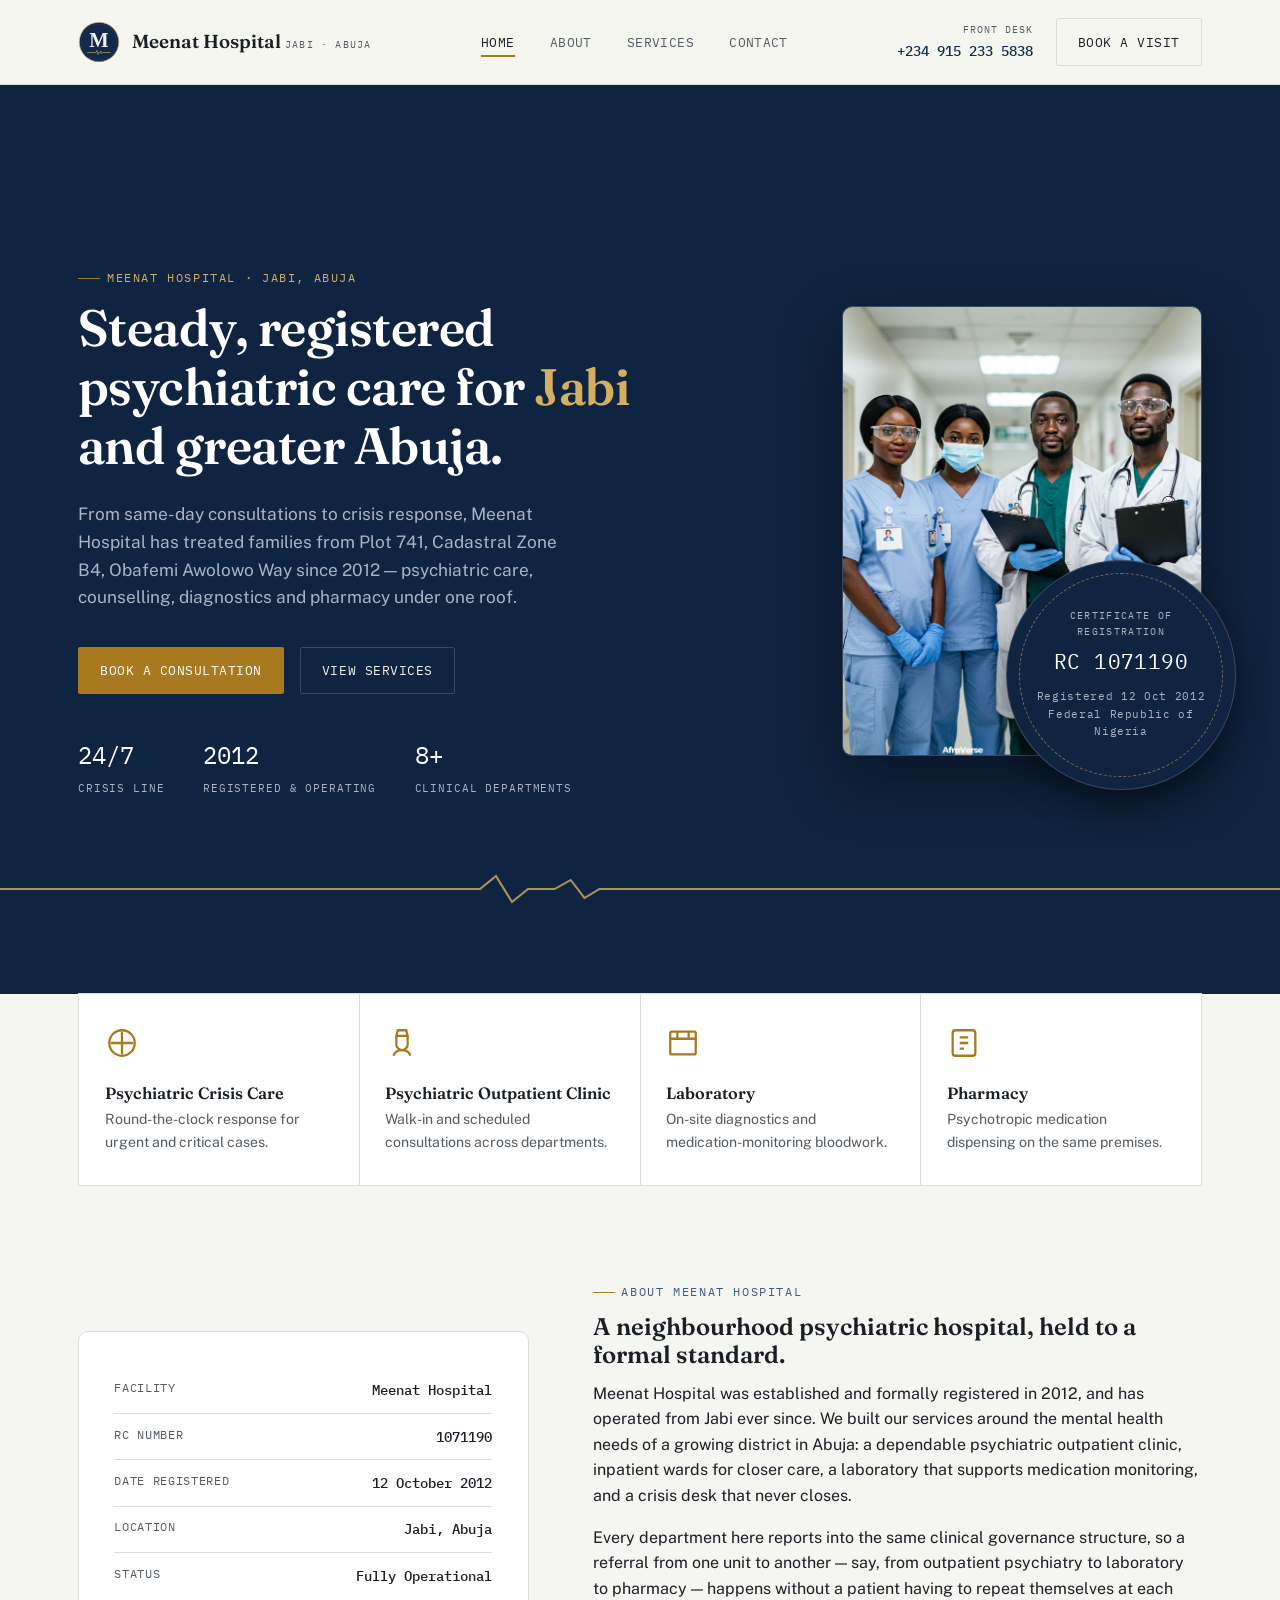
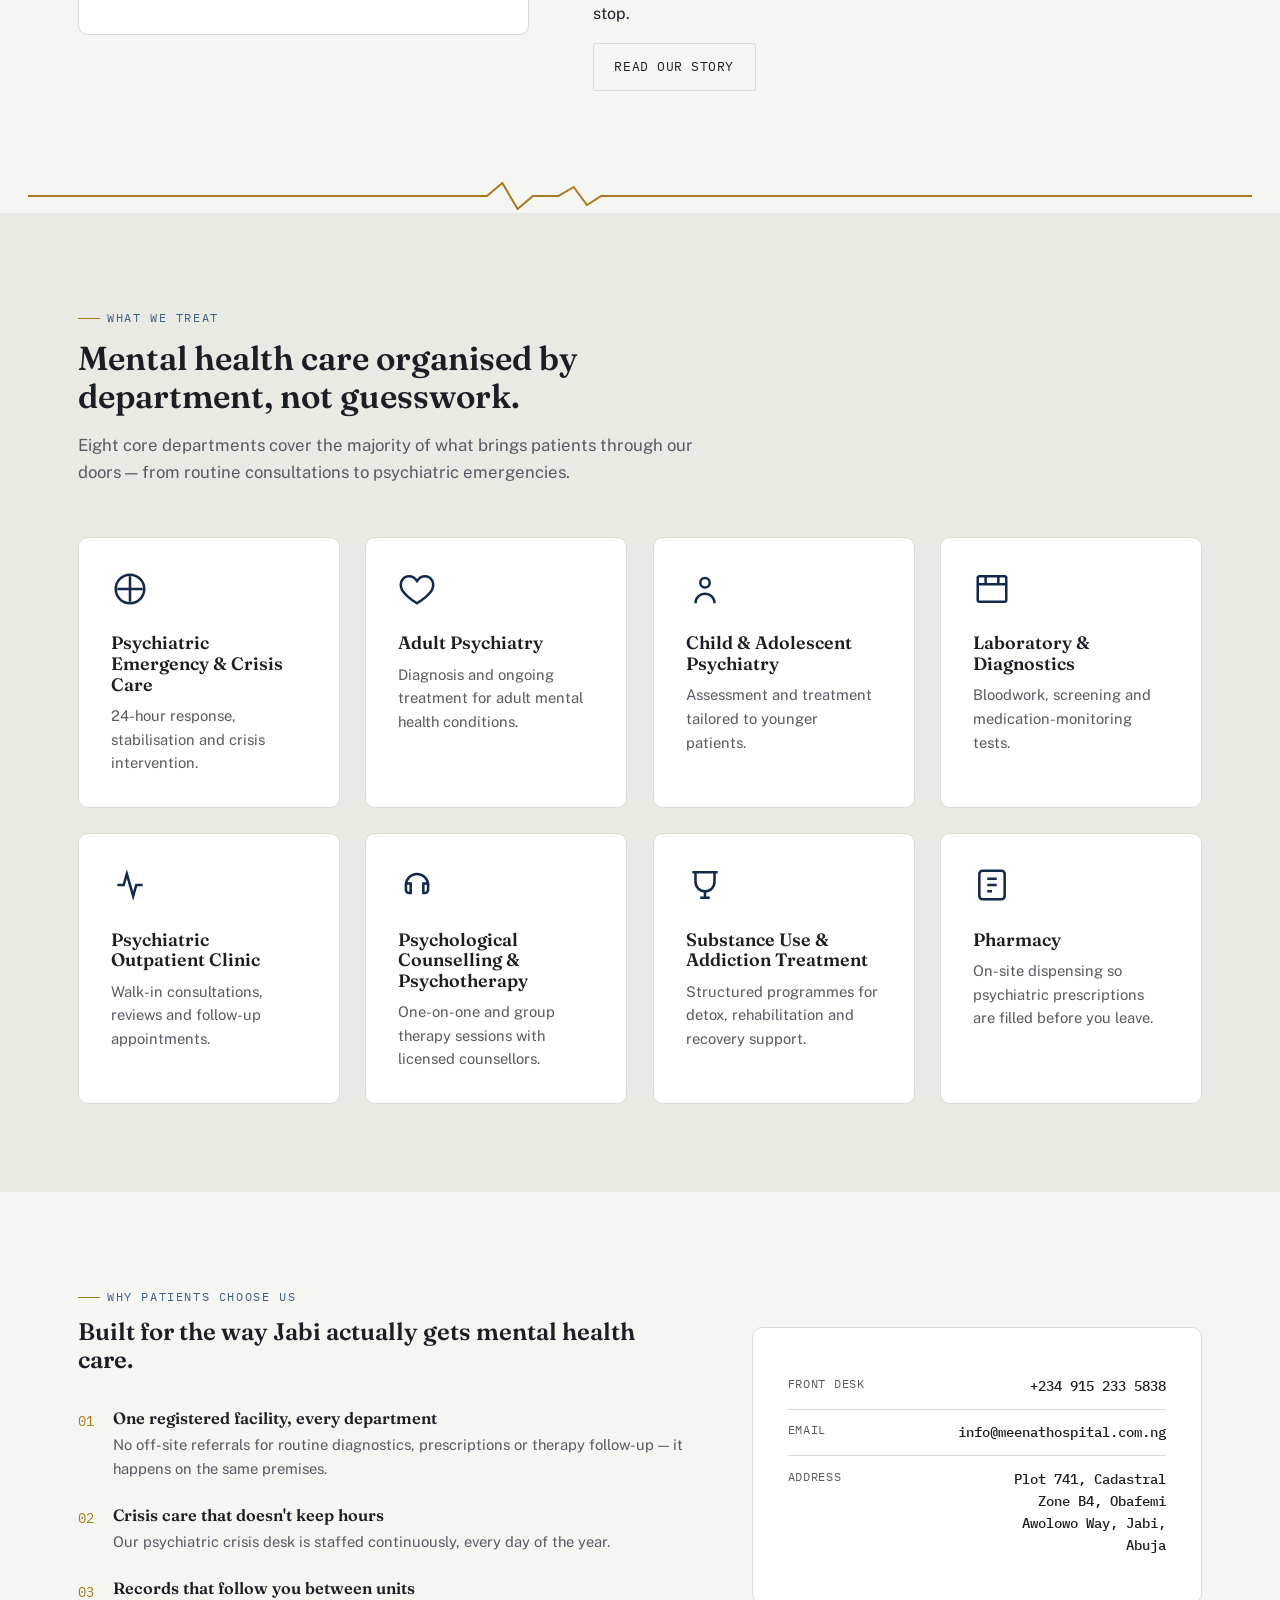
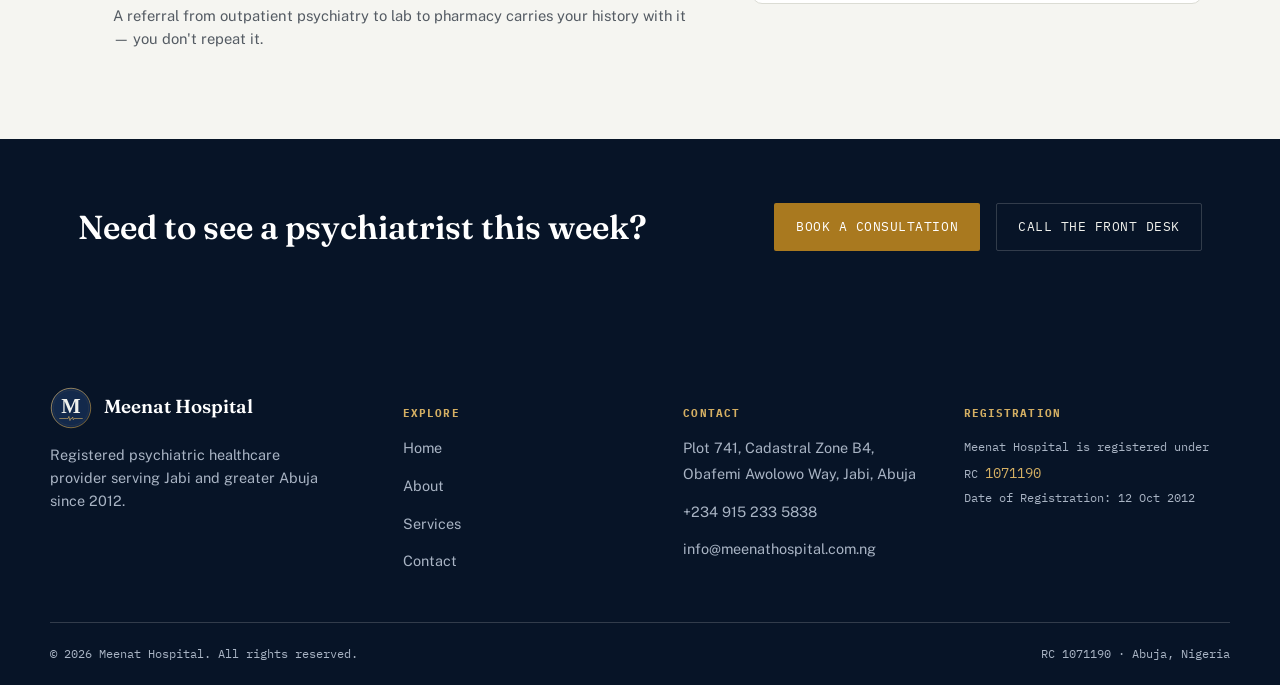
<file: index.html>
<!DOCTYPE html>
<html lang="en">
<head>
<meta charset="UTF-8">
<meta name="viewport" content="width=device-width, initial-scale=1.0">
<title>Meenat Hospital — Psychiatric &amp; Mental Health Care in Jabi, Abuja</title>
<meta name="description" content="Meenat Hospital (RC 1071190) provides psychiatric, counselling and mental health care from Plot 741, Cadastral Zone B4, Obafemi Awolowo Way, Jabi, Abuja.">
<link rel="preconnect" href="https://fonts.googleapis.com">
<link rel="preconnect" href="https://fonts.gstatic.com" crossorigin>
<link href="https://fonts.googleapis.com/css2?family=Fraunces:opsz,wght@9..144,500;9..144,600;9..144,700&family=Public+Sans:wght@400;500;600&family=IBM+Plex+Mono:wght@400;500&display=swap" rel="stylesheet">
<link rel="icon" type="image/svg+xml" href="assets/favicon.svg">
<link rel="stylesheet" href="css/style.css">
</head>
<body>

<!-- ============ HEADER ============ -->
<header class="site-header">
  <div class="container">
    <a href="index.html" class="brand">
      <img src="assets/logo-mark.svg" alt="Meenat Hospital emblem" class="brand-mark">
      <span class="brand-text">
        <span class="brand-name">Meenat Hospital</span>
        <span class="brand-sub">Jabi · Abuja</span>
      </span>
    </a>
    <nav class="main-nav" id="main-nav">
      <ul>
        <li><a href="index.html" aria-current="page">Home</a></li>
        <li><a href="about.html">About</a></li>
        <li><a href="services.html">Services</a></li>
        <li><a href="contact.html">Contact</a></li>
      </ul>
    </nav>
    <div class="header-actions">
      <div class="header-phone">
        <span class="label">Front Desk</span>
        <!-- PLACEHOLDER phone — replace with your real line -->
        <span class="value">+234 915 233 5838</span>
      </div>
      <a href="contact.html" class="btn btn-outline light">Book a Visit</a>
      <button class="nav-toggle" aria-label="Toggle menu" aria-expanded="false" aria-controls="main-nav">
        <span></span><span></span><span></span>
      </button>
    </div>
  </div>
</header>

<!-- ============ HERO ============ -->
<section class="hero">
  <div class="container">
    <div class="hero-copy">
      <span class="eyebrow on-deep">Meenat Hospital · Jabi, Abuja</span>
      <h1>Steady, registered psychiatric care for <em>Jabi</em> and greater Abuja.</h1>
      <p class="hero-lede">From same-day consultations to crisis response, Meenat Hospital has treated families from Plot 741, Cadastral Zone B4, Obafemi Awolowo Way since 2012 — psychiatric care, counselling, diagnostics and pharmacy under one roof.</p>
      <div class="hero-actions">
        <a href="contact.html" class="btn btn-primary">Book a Consultation</a>
        <a href="services.html" class="btn btn-outline">View Services</a>
      </div>
      <div class="hero-meta">
        <div><span class="n">24/7</span><span class="l">Crisis Line</span></div>
        <div><span class="n">2012</span><span class="l">Registered &amp; Operating</span></div>
        <div><span class="n">8+</span><span class="l">Clinical Departments</span></div>
      </div>
    </div>
    <div class="hero-illustration">
      <div class="hero-photo-frame">
        <img src="assets/images/clinical-team.jpg" alt="Meenat Hospital clinical team in the hallway">
      </div>
      <div class="seal">
        <div class="seal-inner">
          <span class="top">Certificate of Registration</span>
          <span class="rc">RC 1071190</span>
          <span class="rule"></span>
          <span class="date">Registered 12 Oct 2012<br>Federal Republic of Nigeria</span>
        </div>
      </div>
    </div>
  </div>
  <div class="ecg-divider on-deep">
    <svg viewBox="0 0 1200 34" preserveAspectRatio="none"><path d="M0 17 H420 L450 17 L465 4 L480 30 L495 17 L520 17 L535 8 L548 26 L562 17 H1200" fill="none" stroke="currentColor" stroke-width="2"/></svg>
  </div>
</section>

<!-- ============ QUICK SERVICES STRIP ============ -->
<section style="padding:0;">
  <div class="container" style="padding-top:0;padding-bottom:0;">
    <div class="strip" style="transform:translateY(-1px);">
      <div class="strip-item">
        <svg class="ic" viewBox="0 0 24 24" fill="none" stroke="currentColor" stroke-width="1.6"><path d="M12 4v16M4 12h16"/><circle cx="12" cy="12" r="9"/></svg>
        <h4>Psychiatric Crisis Care</h4>
        <p>Round-the-clock response for urgent and critical cases.</p>
      </div>
      <div class="strip-item">
        <svg class="ic" viewBox="0 0 24 24" fill="none" stroke="currentColor" stroke-width="1.6"><path d="M9 3h6l1 4H8l1-4Z"/><path d="M8 7v6a4 4 0 0 0 8 0V7"/><path d="M6 21c1-3 3-4 6-4s5 1 6 4"/></svg>
        <h4>Psychiatric Outpatient Clinic</h4>
        <p>Walk-in and scheduled consultations across departments.</p>
      </div>
      <div class="strip-item">
        <svg class="ic" viewBox="0 0 24 24" fill="none" stroke="currentColor" stroke-width="1.6"><rect x="3" y="4" width="18" height="16" rx="1"/><path d="M3 9h18M8 4v5M16 4v5"/></svg>
        <h4>Laboratory</h4>
        <p>On-site diagnostics and medication-monitoring bloodwork.</p>
      </div>
      <div class="strip-item">
        <svg class="ic" viewBox="0 0 24 24" fill="none" stroke="currentColor" stroke-width="1.6"><rect x="4" y="3" width="16" height="18" rx="2"/><path d="M9 8h6M9 12h6M9 16h3"/></svg>
        <h4>Pharmacy</h4>
        <p>Psychotropic medication dispensing on the same premises.</p>
      </div>
    </div>
  </div>
</section>

<!-- ============ ABOUT PREVIEW ============ -->
<section>
  <div class="container split">
    <div class="split-visual">
      <div class="plaque">
        <div class="row"><span class="k">Facility</span><span class="v">Meenat Hospital</span></div>
        <div class="row"><span class="k">RC Number</span><span class="v">1071190</span></div>
        <div class="row"><span class="k">Date Registered</span><span class="v">12 October 2012</span></div>
        <div class="row"><span class="k">Location</span><span class="v">Jabi, Abuja</span></div>
        <div class="row"><span class="k">Status</span><span class="v">Fully Operational</span></div>
      </div>
    </div>
    <div class="split-content">
      <span class="eyebrow">About Meenat Hospital</span>
      <h2>A neighbourhood psychiatric hospital, held to a formal standard.</h2>
      <p>Meenat Hospital was established and formally registered in 2012, and has operated from Jabi ever since. We built our services around the mental health needs of a growing district in Abuja: a dependable psychiatric outpatient clinic, inpatient wards for closer care, a laboratory that supports medication monitoring, and a crisis desk that never closes.</p>
      <p>Every department here reports into the same clinical governance structure, so a referral from one unit to another — say, from outpatient psychiatry to laboratory to pharmacy — happens without a patient having to repeat themselves at each stop.</p>
      <a href="about.html" class="btn btn-outline light">Read Our Story</a>
    </div>
  </div>
</section>

<div class="ecg-divider" style="padding:0 28px;"><svg viewBox="0 0 1200 34" preserveAspectRatio="none"><path d="M0 17 H420 L450 17 L465 4 L480 30 L495 17 L520 17 L535 8 L548 26 L562 17 H1200" fill="none" stroke="currentColor" stroke-width="2"/></svg></div>

<!-- ============ SERVICES GRID ============ -->
<section class="section-alt">
  <div class="container">
    <div class="section-head">
      <span class="eyebrow">What We Treat</span>
      <h2>Mental health care organised by department, not guesswork.</h2>
      <p>Eight core departments cover the majority of what brings patients through our doors — from routine consultations to psychiatric emergencies.</p>
    </div>
    <div class="grid grid-4">
      <div class="card">
        <svg class="ic" viewBox="0 0 24 24" fill="none" stroke="currentColor" stroke-width="1.6"><path d="M12 4v16M4 12h16"/><circle cx="12" cy="12" r="9"/></svg>
        <h3>Psychiatric Emergency &amp; Crisis Care</h3>
        <p>24-hour response, stabilisation and crisis intervention.</p>
      </div>
      <div class="card">
        <svg class="ic" viewBox="0 0 24 24" fill="none" stroke="currentColor" stroke-width="1.6"><path d="M12 21s-7-4.35-9.5-8.5C.5 8 3 4 7 4c2 0 4 1.5 5 3 1-1.5 3-3 5-3 4 0 6.5 4 4.5 8.5C19 16.65 12 21 12 21Z"/></svg>
        <h3>Adult Psychiatry</h3>
        <p>Diagnosis and ongoing treatment for adult mental health conditions.</p>
      </div>
      <div class="card">
        <svg class="ic" viewBox="0 0 24 24" fill="none" stroke="currentColor" stroke-width="1.6"><circle cx="12" cy="8" r="3"/><path d="M6 21c0-3.5 2.7-6 6-6s6 2.5 6 6"/></svg>
        <h3>Child &amp; Adolescent Psychiatry</h3>
        <p>Assessment and treatment tailored to younger patients.</p>
      </div>
      <div class="card">
        <svg class="ic" viewBox="0 0 24 24" fill="none" stroke="currentColor" stroke-width="1.6"><rect x="3" y="4" width="18" height="16" rx="1"/><path d="M3 9h18M8 4v5M16 4v5"/></svg>
        <h3>Laboratory &amp; Diagnostics</h3>
        <p>Bloodwork, screening and medication-monitoring tests.</p>
      </div>
      <div class="card">
        <svg class="ic" viewBox="0 0 24 24" fill="none" stroke="currentColor" stroke-width="1.6"><path d="M4 12h4l2-7 4 14 2-7h4"/></svg>
        <h3>Psychiatric Outpatient Clinic</h3>
        <p>Walk-in consultations, reviews and follow-up appointments.</p>
      </div>
      <div class="card">
        <svg class="ic" viewBox="0 0 24 24" fill="none" stroke="currentColor" stroke-width="1.6"><path d="M5 12a7 7 0 0 1 14 0M5 12v3a2 2 0 0 0 2 2h1v-6H6a1 1 0 0 0-1 1Z"/><path d="M19 12v3a2 2 0 0 1-2 2h-1v-6h2a1 1 0 0 1 1 1Z"/></svg>
        <h3>Psychological Counselling &amp; Psychotherapy</h3>
        <p>One-on-one and group therapy sessions with licensed counsellors.</p>
      </div>
      <div class="card">
        <svg class="ic" viewBox="0 0 24 24" fill="none" stroke="currentColor" stroke-width="1.6"><path d="M4 4h16M6 4v6a6 6 0 0 0 12 0V4M9 20h6M12 16v4"/></svg>
        <h3>Substance Use &amp; Addiction Treatment</h3>
        <p>Structured programmes for detox, rehabilitation and recovery support.</p>
      </div>
      <div class="card">
        <svg class="ic" viewBox="0 0 24 24" fill="none" stroke="currentColor" stroke-width="1.6"><rect x="4" y="3" width="16" height="18" rx="2"/><path d="M9 8h6M9 12h6M9 16h3"/></svg>
        <h3>Pharmacy</h3>
        <p>On-site dispensing so psychiatric prescriptions are filled before you leave.</p>
      </div>
    </div>
  </div>
</section>

<!-- ============ WHY / VALUES ============ -->
<section>
  <div class="container split reverse">
    <div class="split-content">
      <span class="eyebrow">Why Patients Choose Us</span>
      <h2>Built for the way Jabi actually gets mental health care.</h2>
      <div class="grid" style="margin-top:2.2rem; gap:1.6rem;">
        <div class="value">
          <span class="num">01</span>
          <div><h4>One registered facility, every department</h4><p>No off-site referrals for routine diagnostics, prescriptions or therapy follow-up — it happens on the same premises.</p></div>
        </div>
        <div class="value">
          <span class="num">02</span>
          <div><h4>Crisis care that doesn't keep hours</h4><p>Our psychiatric crisis desk is staffed continuously, every day of the year.</p></div>
        </div>
        <div class="value">
          <span class="num">03</span>
          <div><h4>Records that follow you between units</h4><p>A referral from outpatient psychiatry to lab to pharmacy carries your history with it — you don't repeat it.</p></div>
        </div>
      </div>
    </div>
    <div class="split-visual">
      <div class="plaque">
        <div class="row"><span class="k">Front Desk</span><span class="v">+234 915 233 5838</span></div>
        <div class="row"><span class="k">Email</span><span class="v">info@meenathospital.com.ng</span></div>
        <div class="row"><span class="k">Address</span><span class="v" style="max-width:190px;">Plot 741, Cadastral Zone B4, Obafemi Awolowo Way, Jabi, Abuja</span></div>
      </div>
    </div>
  </div>
</section>

<!-- ============ CTA BAND ============ -->
<section class="cta-band" style="padding:0;">
  <div class="container">
    <h2>Need to see a psychiatrist this week?</h2>
    <div class="cta-band-actions">
      <a href="contact.html" class="btn btn-primary">Book a Consultation</a>
      <a href="tel:+2349152335838" class="btn btn-outline">Call the Front Desk</a>
    </div>
  </div>
</section>

<!-- ============ FOOTER ============ -->
<footer class="site-footer">
  <div class="container footer-top">
    <div class="footer-brand">
      <a href="index.html" class="brand"><img src="assets/logo-mark.svg" alt="Meenat Hospital emblem" class="brand-mark"><span class="brand-text"><span class="brand-name">Meenat Hospital</span></span></a>
      <p>Registered psychiatric healthcare provider serving Jabi and greater Abuja since 2012.</p>
    </div>
    <div class="footer-col">
      <h5>Explore</h5>
      <ul>
        <li><a href="index.html">Home</a></li>
        <li><a href="about.html">About</a></li>
        <li><a href="services.html">Services</a></li>
        <li><a href="contact.html">Contact</a></li>
      </ul>
    </div>
    <div class="footer-col">
      <h5>Contact</h5>
      <ul>
        <li><span>Plot 741, Cadastral Zone B4,<br>Obafemi Awolowo Way, Jabi, Abuja</span></li>
        <li><a href="tel:+2349152335838">+234 915 233 5838</a></li>
        <li><a href="mailto:info@meenathospital.com.ng">info@meenathospital.com.ng</a></li>
      </ul>
    </div>
    <div class="footer-col">
      <h5>Registration</h5>
      <p class="footer-seal">Meenat Hospital is registered under<br>RC <span class="rc">1071190</span><br>Date of Registration: 12 Oct 2012</p>
    </div>
  </div>
  <div class="container footer-bottom">
    <span>© 2026 Meenat Hospital. All rights reserved.</span>
    <span>RC 1071190 · Abuja, Nigeria</span>
  </div>
</footer>

<script src="js/main.js"></script>
</body>
</html>
</file>
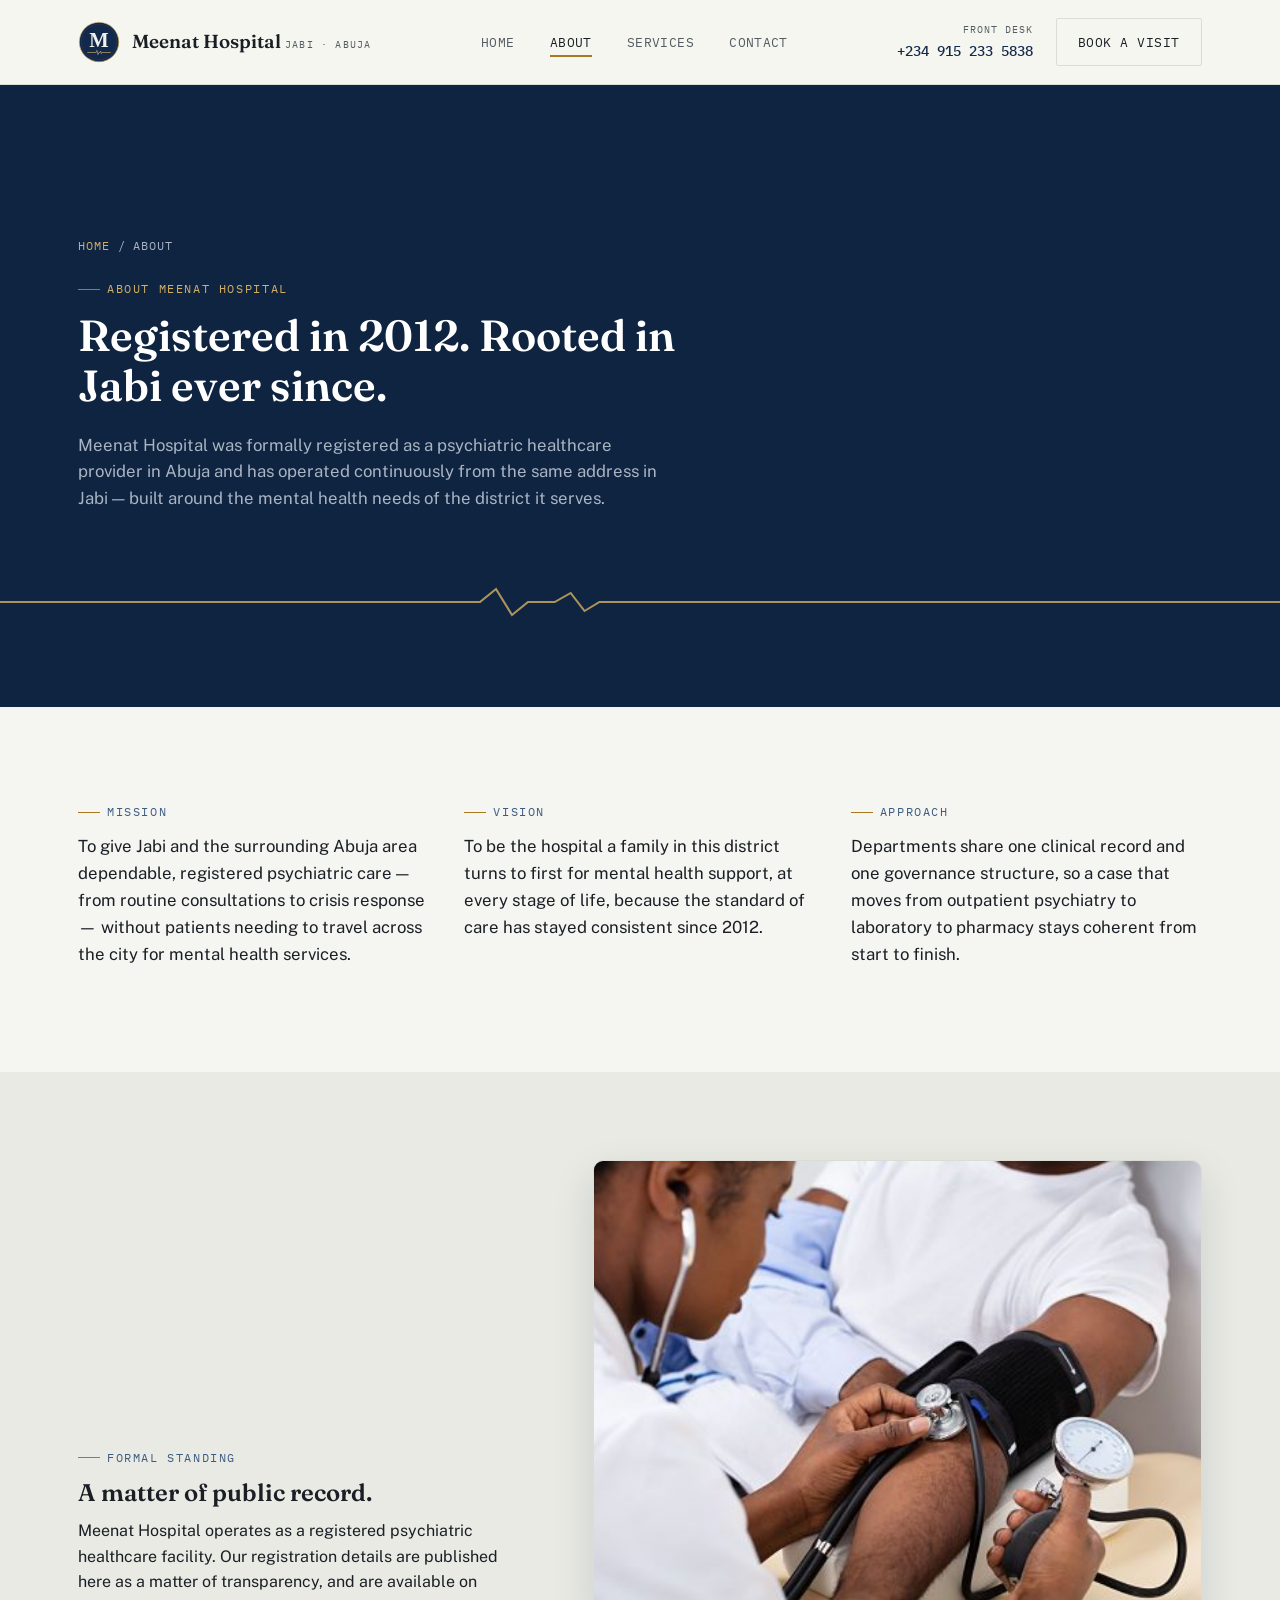
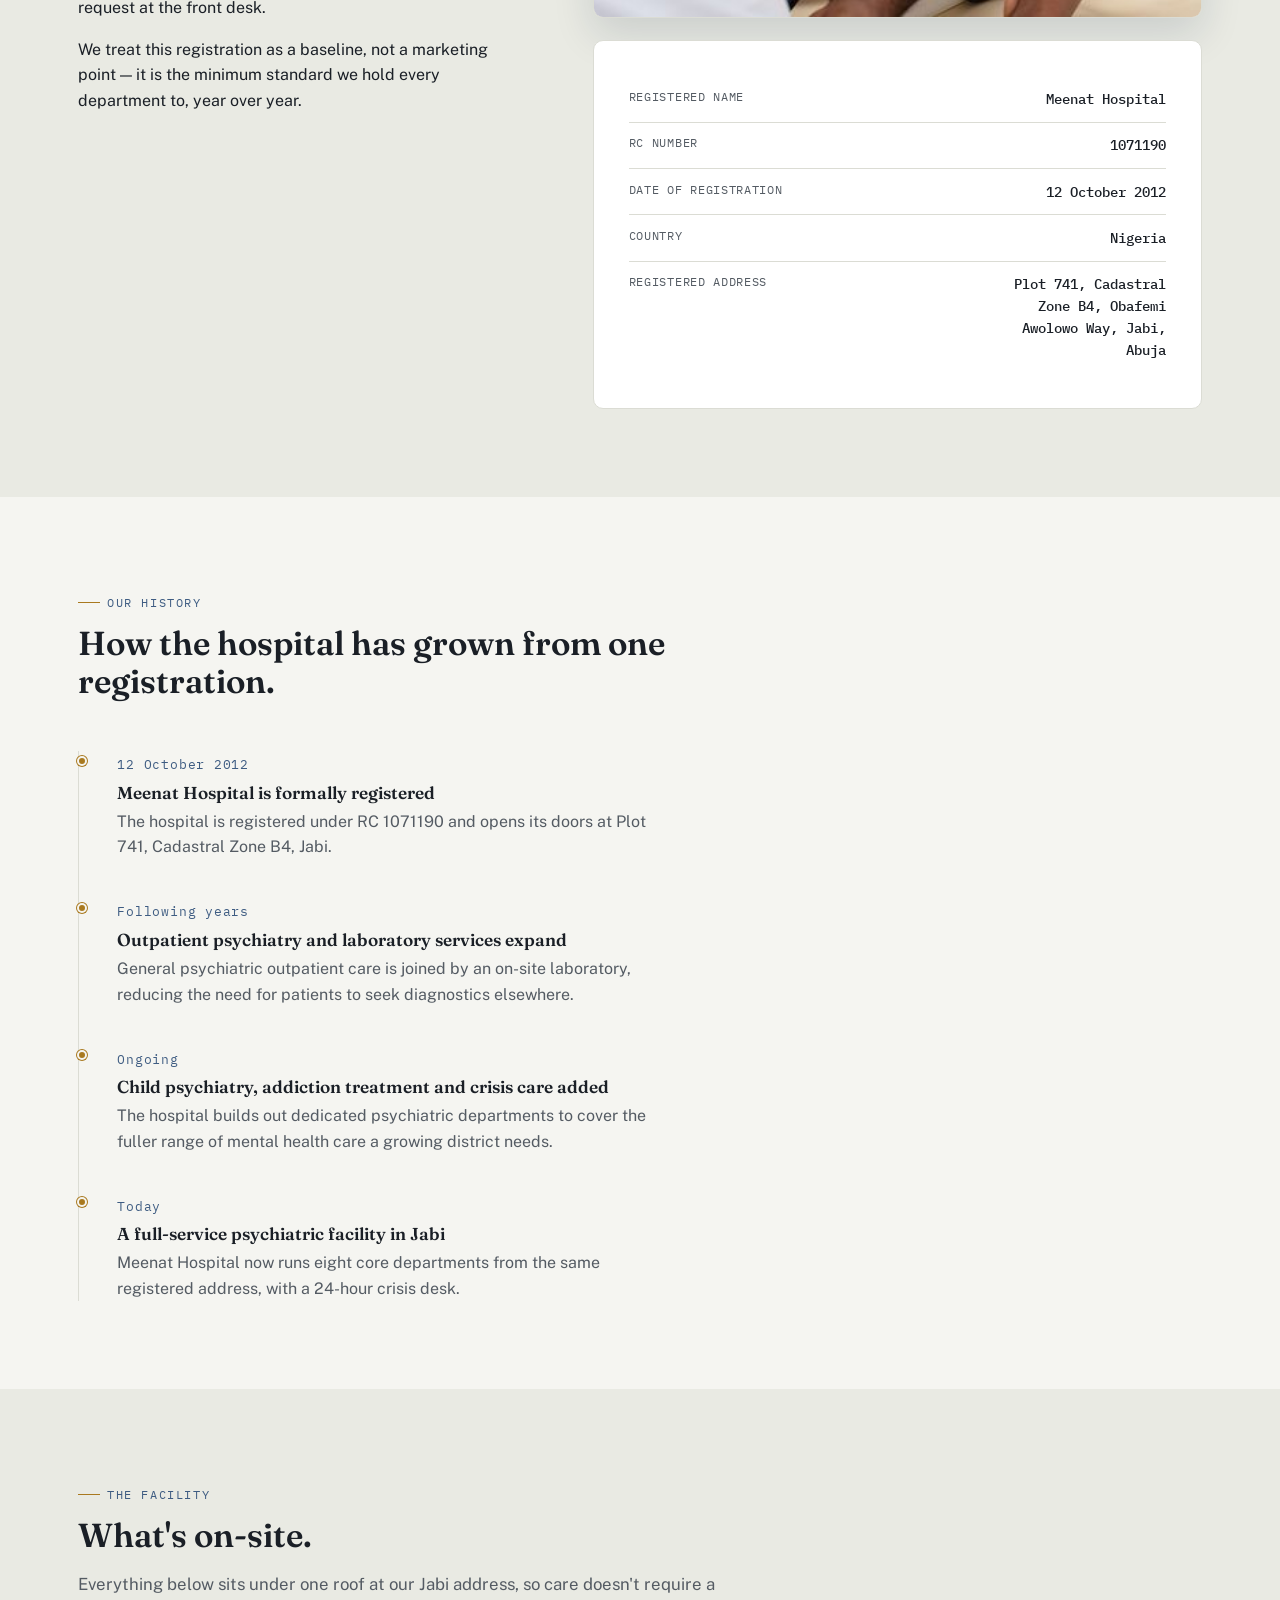
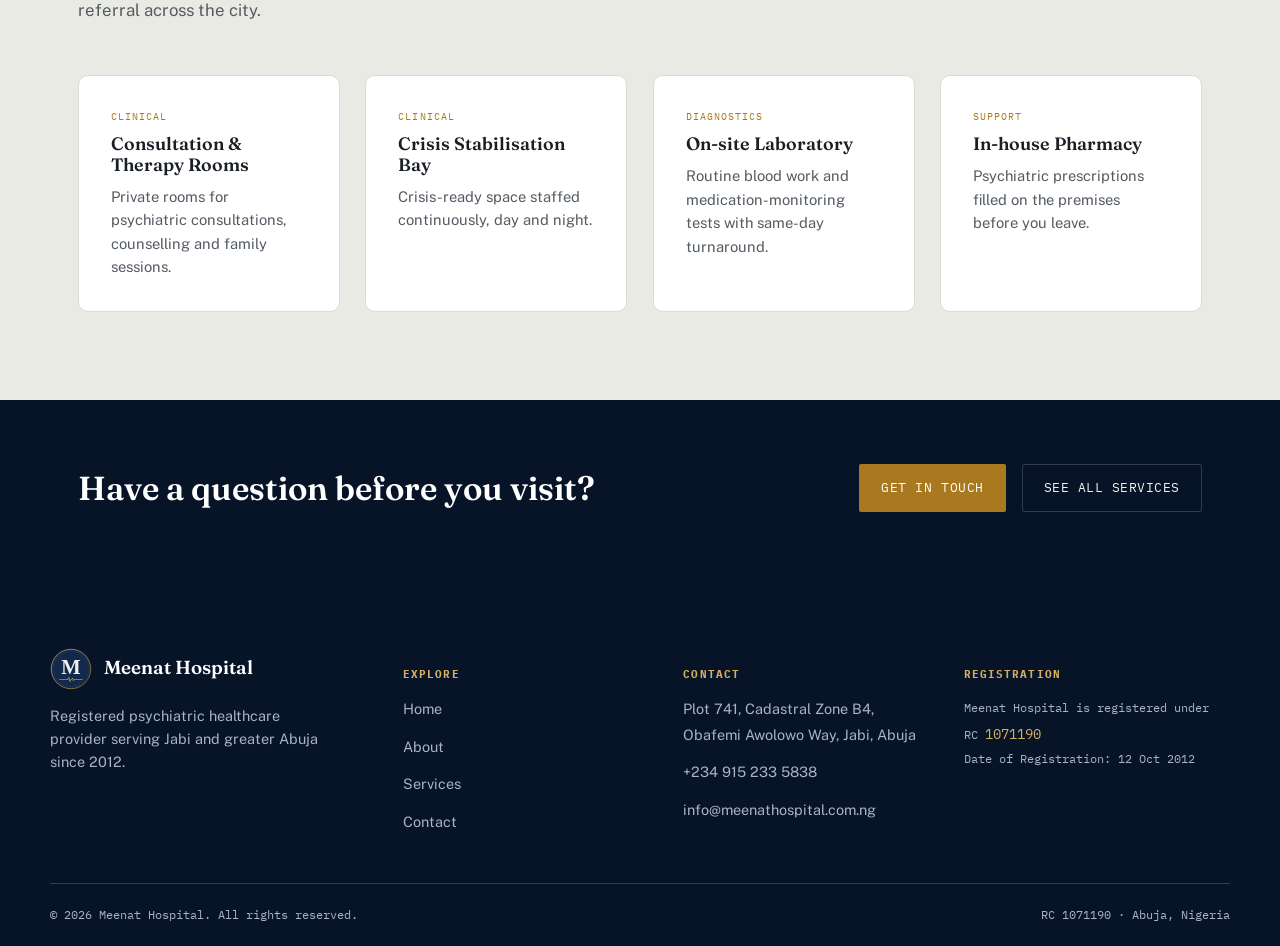
<file: about.html>
<!DOCTYPE html>
<html lang="en">
<head>
<meta charset="UTF-8">
<meta name="viewport" content="width=device-width, initial-scale=1.0">
<title>About Meenat Hospital — Registered Psychiatric Care Since 2012</title>
<meta name="description" content="Meenat Hospital (RC 1071190) has provided psychiatric and mental health care in Jabi, Abuja since its registration on 12 October 2012. Learn about our mission, values and facility.">
<link rel="preconnect" href="https://fonts.googleapis.com">
<link rel="preconnect" href="https://fonts.gstatic.com" crossorigin>
<link href="https://fonts.googleapis.com/css2?family=Fraunces:opsz,wght@9..144,500;9..144,600;9..144,700&family=Public+Sans:wght@400;500;600&family=IBM+Plex+Mono:wght@400;500&display=swap" rel="stylesheet">
<link rel="icon" type="image/svg+xml" href="assets/favicon.svg">
<link rel="stylesheet" href="css/style.css">
</head>
<body>

<header class="site-header">
  <div class="container">
    <a href="index.html" class="brand">
      <img src="assets/logo-mark.svg" alt="Meenat Hospital emblem" class="brand-mark">
      <span class="brand-text">
        <span class="brand-name">Meenat Hospital</span>
        <span class="brand-sub">Jabi · Abuja</span>
      </span>
    </a>
    <nav class="main-nav" id="main-nav">
      <ul>
        <li><a href="index.html">Home</a></li>
        <li><a href="about.html" aria-current="page">About</a></li>
        <li><a href="services.html">Services</a></li>
        <li><a href="contact.html">Contact</a></li>
      </ul>
    </nav>
    <div class="header-actions">
      <div class="header-phone">
        <span class="label">Front Desk</span>
        <span class="value">+234 915 233 5838</span>
      </div>
      <a href="contact.html" class="btn btn-outline light">Book a Visit</a>
      <button class="nav-toggle" aria-label="Toggle menu" aria-expanded="false" aria-controls="main-nav">
        <span></span><span></span><span></span>
      </button>
    </div>
  </div>
</header>

<section class="page-hero">
  <div class="container">
    <div class="breadcrumb"><a href="index.html">Home</a> / About</div>
    <span class="eyebrow on-deep">About Meenat Hospital</span>
    <h1>Registered in 2012. Rooted in Jabi ever since.</h1>
    <p>Meenat Hospital was formally registered as a psychiatric healthcare provider in Abuja and has operated continuously from the same address in Jabi — built around the mental health needs of the district it serves.</p>
  </div>
  <div class="ecg-divider on-deep"><svg viewBox="0 0 1200 34" preserveAspectRatio="none"><path d="M0 17 H420 L450 17 L465 4 L480 30 L495 17 L520 17 L535 8 L548 26 L562 17 H1200" fill="none" stroke="currentColor" stroke-width="2"/></svg></div>
</section>

<!-- ============ MISSION / VISION / VALUES ============ -->
<section>
  <div class="container">
    <div class="grid grid-3" style="gap:2.2rem;">
      <div>
        <span class="eyebrow">Mission</span>
        <p style="font-size:1.05rem; color:var(--ink);">To give Jabi and the surrounding Abuja area dependable, registered psychiatric care — from routine consultations to crisis response — without patients needing to travel across the city for mental health services.</p>
      </div>
      <div>
        <span class="eyebrow">Vision</span>
        <p style="font-size:1.05rem; color:var(--ink);">To be the hospital a family in this district turns to first for mental health support, at every stage of life, because the standard of care has stayed consistent since 2012.</p>
      </div>
      <div>
        <span class="eyebrow">Approach</span>
        <p style="font-size:1.05rem; color:var(--ink);">Departments share one clinical record and one governance structure, so a case that moves from outpatient psychiatry to laboratory to pharmacy stays coherent from start to finish.</p>
      </div>
    </div>
  </div>
</section>

<!-- ============ REGISTRATION PLAQUE ============ -->
<section class="section-alt">
  <div class="container split">
    <div class="split-content">
      <span class="eyebrow">Formal Standing</span>
      <h2>A matter of public record.</h2>
      <p>Meenat Hospital operates as a registered psychiatric healthcare facility. Our registration details are published here as a matter of transparency, and are available on request at the front desk.</p>
      <p>We treat this registration as a baseline, not a marketing point — it is the minimum standard we hold every department to, year over year.</p>
    </div>
    <div class="split-visual">
      <div class="photo-frame" style="aspect-ratio:4/3; margin-bottom:1.4rem;">
        <img src="assets/images/bp-check-close.jpg" alt="Clinical staff checking a patient's vitals at Meenat Hospital">
      </div>
      <div class="plaque">
        <div class="row"><span class="k">Registered Name</span><span class="v">Meenat Hospital</span></div>
        <div class="row"><span class="k">RC Number</span><span class="v">1071190</span></div>
        <div class="row"><span class="k">Date of Registration</span><span class="v">12 October 2012</span></div>
        <div class="row"><span class="k">Country</span><span class="v">Nigeria</span></div>
        <div class="row"><span class="k">Registered Address</span><span class="v" style="max-width:190px;">Plot 741, Cadastral Zone B4, Obafemi Awolowo Way, Jabi, Abuja</span></div>
      </div>
    </div>
  </div>
</section>

<!-- ============ TIMELINE ============ -->
<section>
  <div class="container">
    <div class="section-head">
      <span class="eyebrow">Our History</span>
      <h2>How the hospital has grown from one registration.</h2>
    </div>
    <div class="timeline">
      <div class="timeline-item">
        <span class="yr">12 October 2012</span>
        <h4>Meenat Hospital is formally registered</h4>
        <p>The hospital is registered under RC 1071190 and opens its doors at Plot 741, Cadastral Zone B4, Jabi.</p>
      </div>
      <div class="timeline-item">
        <span class="yr">Following years</span>
        <h4>Outpatient psychiatry and laboratory services expand</h4>
        <p>General psychiatric outpatient care is joined by an on-site laboratory, reducing the need for patients to seek diagnostics elsewhere.</p>
      </div>
      <div class="timeline-item">
        <span class="yr">Ongoing</span>
        <h4>Child psychiatry, addiction treatment and crisis care added</h4>
        <p>The hospital builds out dedicated psychiatric departments to cover the fuller range of mental health care a growing district needs.</p>
      </div>
      <div class="timeline-item">
        <span class="yr">Today</span>
        <h4>A full-service psychiatric facility in Jabi</h4>
        <p>Meenat Hospital now runs eight core departments from the same registered address, with a 24-hour crisis desk.</p>
      </div>
    </div>
  </div>
</section>

<!-- ============ FACILITY FEATURES ============ -->
<section class="section-alt">
  <div class="container">
    <div class="section-head">
      <span class="eyebrow">The Facility</span>
      <h2>What's on-site.</h2>
      <p>Everything below sits under one roof at our Jabi address, so care doesn't require a referral across the city.</p>
    </div>
    <div class="grid grid-4">
      <div class="card">
        <span class="tag">Clinical</span>
        <h3>Consultation &amp; Therapy Rooms</h3>
        <p>Private rooms for psychiatric consultations, counselling and family sessions.</p>
      </div>
      <div class="card">
        <span class="tag">Clinical</span>
        <h3>Crisis Stabilisation Bay</h3>
        <p>Crisis-ready space staffed continuously, day and night.</p>
      </div>
      <div class="card">
        <span class="tag">Diagnostics</span>
        <h3>On-site Laboratory</h3>
        <p>Routine blood work and medication-monitoring tests with same-day turnaround.</p>
      </div>
      <div class="card">
        <span class="tag">Support</span>
        <h3>In-house Pharmacy</h3>
        <p>Psychiatric prescriptions filled on the premises before you leave.</p>
      </div>
    </div>
  </div>
</section>

<section class="cta-band" style="padding:0;">
  <div class="container">
    <h2>Have a question before you visit?</h2>
    <div class="cta-band-actions">
      <a href="contact.html" class="btn btn-primary">Get in Touch</a>
      <a href="services.html" class="btn btn-outline">See All Services</a>
    </div>
  </div>
</section>

<footer class="site-footer">
  <div class="container footer-top">
    <div class="footer-brand">
      <a href="index.html" class="brand"><img src="assets/logo-mark.svg" alt="Meenat Hospital emblem" class="brand-mark"><span class="brand-text"><span class="brand-name">Meenat Hospital</span></span></a>
      <p>Registered psychiatric healthcare provider serving Jabi and greater Abuja since 2012.</p>
    </div>
    <div class="footer-col">
      <h5>Explore</h5>
      <ul>
        <li><a href="index.html">Home</a></li>
        <li><a href="about.html">About</a></li>
        <li><a href="services.html">Services</a></li>
        <li><a href="contact.html">Contact</a></li>
      </ul>
    </div>
    <div class="footer-col">
      <h5>Contact</h5>
      <ul>
        <li><span>Plot 741, Cadastral Zone B4,<br>Obafemi Awolowo Way, Jabi, Abuja</span></li>
        <li><a href="tel:+2349152335838">+234 915 233 5838</a></li>
        <li><a href="mailto:info@meenathospital.com.ng">info@meenathospital.com.ng</a></li>
      </ul>
    </div>
    <div class="footer-col">
      <h5>Registration</h5>
      <p class="footer-seal">Meenat Hospital is registered under<br>RC <span class="rc">1071190</span><br>Date of Registration: 12 Oct 2012</p>
    </div>
  </div>
  <div class="container footer-bottom">
    <span>© 2026 Meenat Hospital. All rights reserved.</span>
    <span>RC 1071190 · Abuja, Nigeria</span>
  </div>
</footer>

<script src="js/main.js"></script>
</body>
</html>
</file>
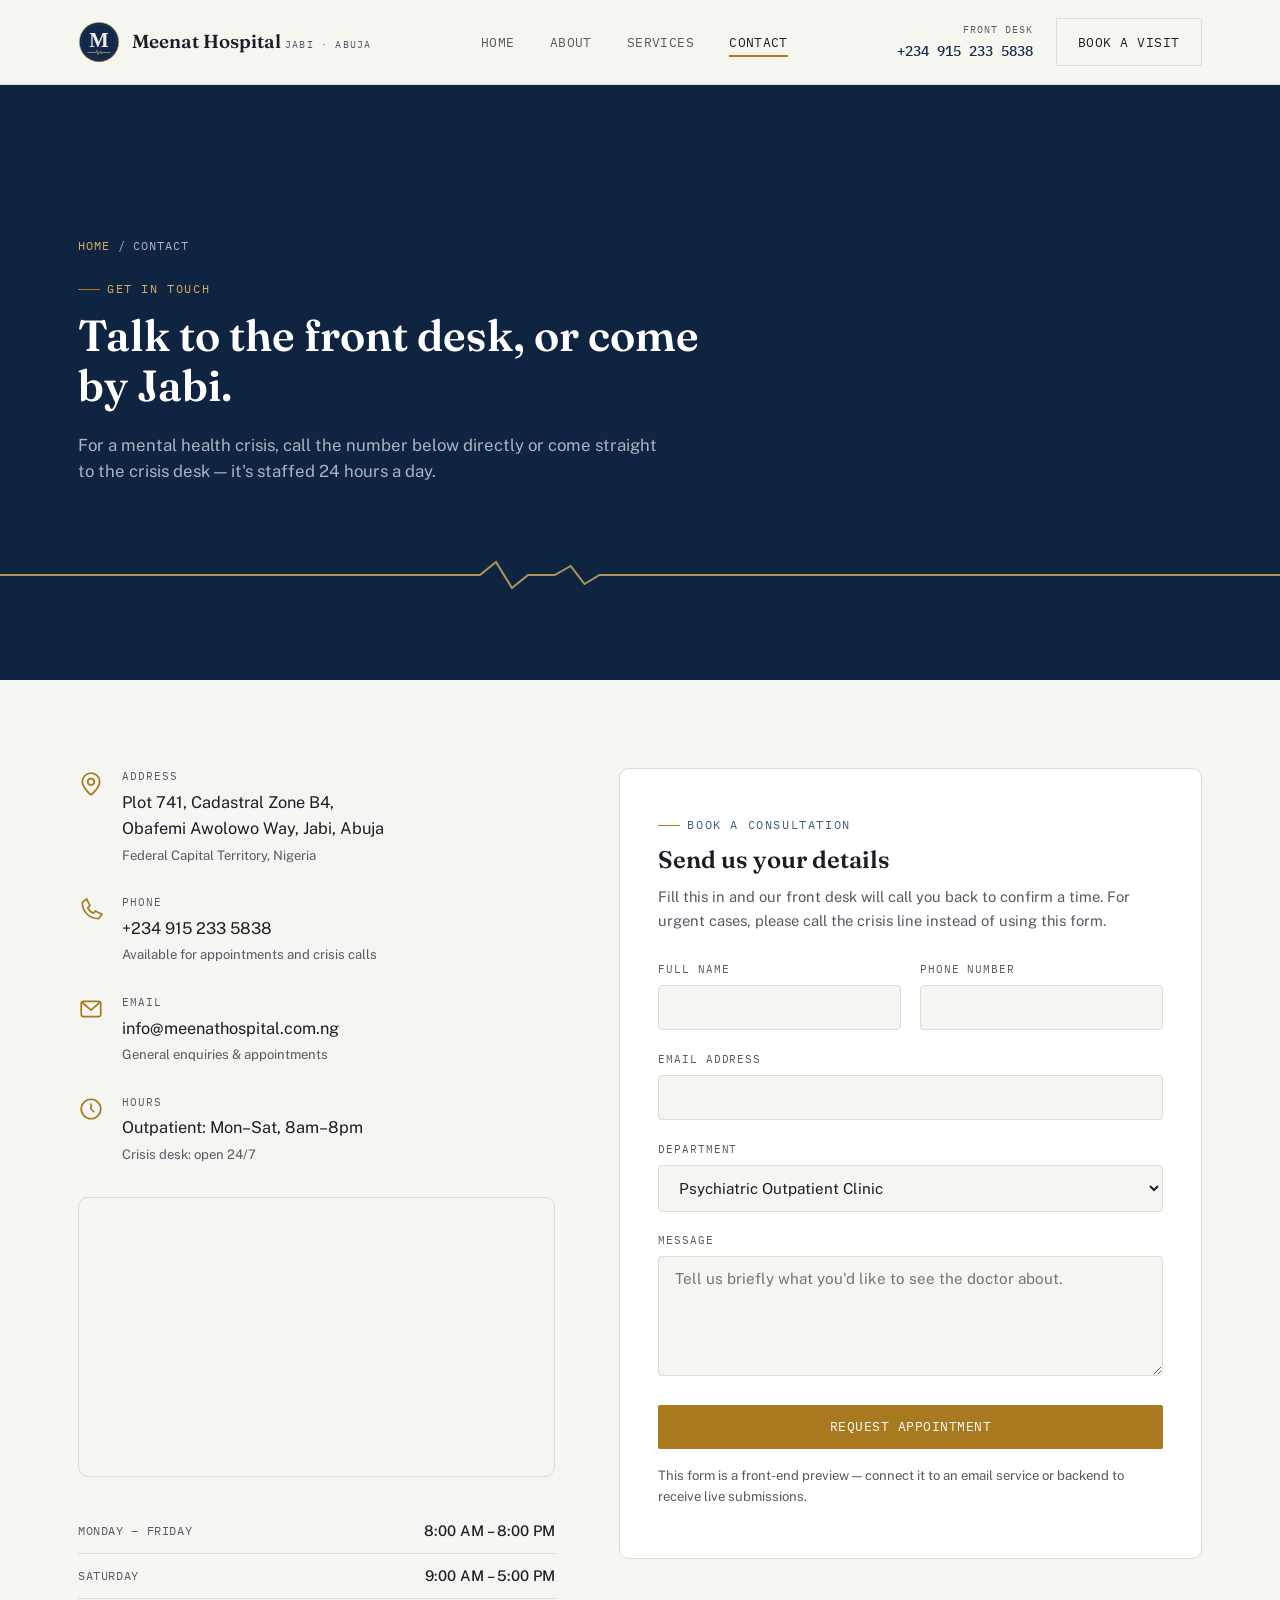
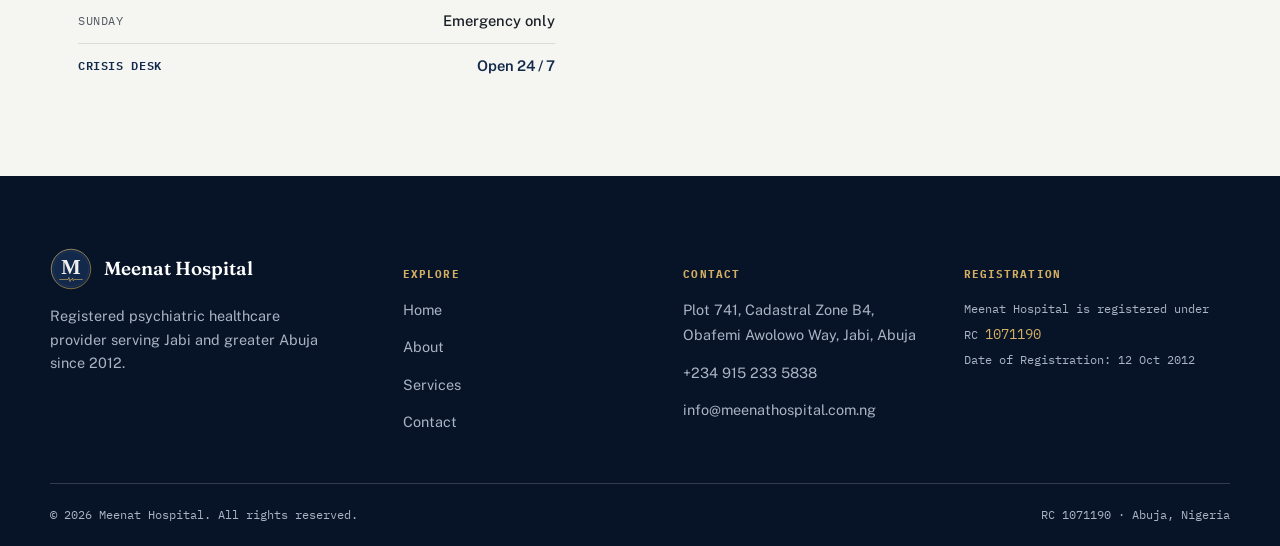
<file: contact.html>
<!DOCTYPE html>
<html lang="en">
<head>
<meta charset="UTF-8">
<meta name="viewport" content="width=device-width, initial-scale=1.0">
<title>Contact Meenat Hospital — Psychiatric Care, Jabi, Abuja</title>
<meta name="description" content="Reach Meenat Hospital at Plot 741, Cadastral Zone B4, Obafemi Awolowo Way, Jabi, Abuja. Call, email or book a psychiatric consultation.">
<link rel="preconnect" href="https://fonts.googleapis.com">
<link rel="preconnect" href="https://fonts.gstatic.com" crossorigin>
<link href="https://fonts.googleapis.com/css2?family=Fraunces:opsz,wght@9..144,500;9..144,600;9..144,700&family=Public+Sans:wght@400;500;600&family=IBM+Plex+Mono:wght@400;500&display=swap" rel="stylesheet">
<link rel="icon" type="image/svg+xml" href="assets/favicon.svg">
<link rel="stylesheet" href="css/style.css">
</head>
<body>

<header class="site-header">
  <div class="container">
    <a href="index.html" class="brand">
      <img src="assets/logo-mark.svg" alt="Meenat Hospital emblem" class="brand-mark">
      <span class="brand-text">
        <span class="brand-name">Meenat Hospital</span>
        <span class="brand-sub">Jabi · Abuja</span>
      </span>
    </a>
    <nav class="main-nav" id="main-nav">
      <ul>
        <li><a href="index.html">Home</a></li>
        <li><a href="about.html">About</a></li>
        <li><a href="services.html">Services</a></li>
        <li><a href="contact.html" aria-current="page">Contact</a></li>
      </ul>
    </nav>
    <div class="header-actions">
      <div class="header-phone">
        <span class="label">Front Desk</span>
        <span class="value">+234 915 233 5838</span>
      </div>
      <a href="contact.html" class="btn btn-outline light">Book a Visit</a>
      <button class="nav-toggle" aria-label="Toggle menu" aria-expanded="false" aria-controls="main-nav">
        <span></span><span></span><span></span>
      </button>
    </div>
  </div>
</header>

<section class="page-hero">
  <div class="container">
    <div class="breadcrumb"><a href="index.html">Home</a> / Contact</div>
    <span class="eyebrow on-deep">Get in Touch</span>
    <h1>Talk to the front desk, or come by Jabi.</h1>
    <p>For a mental health crisis, call the number below directly or come straight to the crisis desk — it's staffed 24 hours a day.</p>
  </div>
  <div class="ecg-divider on-deep"><svg viewBox="0 0 1200 34" preserveAspectRatio="none"><path d="M0 17 H420 L450 17 L465 4 L480 30 L495 17 L520 17 L535 8 L548 26 L562 17 H1200" fill="none" stroke="currentColor" stroke-width="2"/></svg></div>
</section>

<section>
  <div class="container contact-grid">

    <!-- LEFT: info -->
    <div>
      <div class="info-list">
        <div class="info-item">
          <svg class="ic" viewBox="0 0 24 24" fill="none" stroke="currentColor" stroke-width="1.6"><path d="M20 10c0 5.5-8 12-8 12s-8-6.5-8-12a8 8 0 0 1 16 0Z"/><circle cx="12" cy="10" r="3"/></svg>
          <div>
            <span class="k">Address</span>
            <span class="v">Plot 741, Cadastral Zone B4,<br>Obafemi Awolowo Way, Jabi, Abuja<small>Federal Capital Territory, Nigeria</small></span>
          </div>
        </div>
        <div class="info-item">
          <svg class="ic" viewBox="0 0 24 24" fill="none" stroke="currentColor" stroke-width="1.6"><path d="M4 5c0 8.5 6.5 15 15 15l3-4-6-3-2 2c-2-1-4-3-5-5l2-2-3-6-4 3Z"/></svg>
          <div>
            <span class="k">Phone</span>
            <span class="v">+234 915 233 5838<small>Available for appointments and crisis calls</small></span>
          </div>
        </div>
        <div class="info-item">
          <svg class="ic" viewBox="0 0 24 24" fill="none" stroke="currentColor" stroke-width="1.6"><rect x="3" y="5" width="18" height="14" rx="2"/><path d="m4 6 8 7 8-7"/></svg>
          <div>
            <span class="k">Email</span>
            <span class="v">info@meenathospital.com.ng<small>General enquiries &amp; appointments</small></span>
          </div>
        </div>
        <div class="info-item">
          <svg class="ic" viewBox="0 0 24 24" fill="none" stroke="currentColor" stroke-width="1.6"><circle cx="12" cy="12" r="9"/><path d="M12 7v5l3 3"/></svg>
          <div>
            <span class="k">Hours</span>
            <span class="v">Outpatient: Mon–Sat, 8am–8pm<small>Crisis desk: open 24/7</small></span>
          </div>
        </div>
      </div>

      <div class="map-frame">
        <iframe title="Map showing Jabi, Abuja" loading="lazy"
          src="https://www.openstreetmap.org/export/embed.html?bbox=7.4020%2C9.0620%2C7.4340%2C9.0860&layer=mapnik&marker=9.0740%2C7.4180">
        </iframe>
      </div>

      <table class="hours-table" style="margin-top:2rem;">
        <tr><td>Monday – Friday</td><td>8:00 AM – 8:00 PM</td></tr>
        <tr><td>Saturday</td><td>9:00 AM – 5:00 PM</td></tr>
        <tr><td>Sunday</td><td>Emergency only</td></tr>
        <tr class="now"><td>Crisis Desk</td><td>Open 24 / 7</td></tr>
      </table>
    </div>

    <!-- RIGHT: form -->
    <div>
      <div class="form-panel">
        <span class="eyebrow">Book a Consultation</span>
        <h2 style="font-size:1.5rem;">Send us your details</h2>
        <p style="color:var(--ink-soft); font-size:.92rem; margin-bottom:1.8rem;">Fill this in and our front desk will call you back to confirm a time. For urgent cases, please call the crisis line instead of using this form.</p>

        <form id="contact-form">
          <div class="form-row">
            <div class="field">
              <label for="fname">Full Name</label>
              <input type="text" id="fname" name="fname" required>
            </div>
            <div class="field">
              <label for="fphone">Phone Number</label>
              <input type="tel" id="fphone" name="fphone" required>
            </div>
          </div>
          <div class="field">
            <label for="femail">Email Address</label>
            <input type="email" id="femail" name="femail">
          </div>
          <div class="field">
            <label for="fdept">Department</label>
            <select id="fdept" name="fdept">
              <option>Psychiatric Outpatient Clinic</option>
              <option>Psychiatric Emergency &amp; Crisis Care</option>
              <option>Adult Psychiatry</option>
              <option>Child &amp; Adolescent Psychiatry</option>
              <option>Psychological Counselling &amp; Psychotherapy</option>
              <option>Substance Use &amp; Addiction Treatment</option>
              <option>Laboratory &amp; Diagnostics</option>
              <option>Pharmacy</option>
            </select>
          </div>
          <div class="field">
            <label for="fmessage">Message</label>
            <textarea id="fmessage" name="fmessage" placeholder="Tell us briefly what you'd like to see the doctor about."></textarea>
          </div>
          <button type="submit" class="btn btn-primary" style="width:100%; justify-content:center;">Request Appointment</button>
          <p class="form-note" id="form-status">This form is a front-end preview — connect it to an email service or backend to receive live submissions.</p>
        </form>
      </div>
    </div>

  </div>
</section>

<footer class="site-footer">
  <div class="container footer-top">
    <div class="footer-brand">
      <a href="index.html" class="brand"><img src="assets/logo-mark.svg" alt="Meenat Hospital emblem" class="brand-mark"><span class="brand-text"><span class="brand-name">Meenat Hospital</span></span></a>
      <p>Registered psychiatric healthcare provider serving Jabi and greater Abuja since 2012.</p>
    </div>
    <div class="footer-col">
      <h5>Explore</h5>
      <ul>
        <li><a href="index.html">Home</a></li>
        <li><a href="about.html">About</a></li>
        <li><a href="services.html">Services</a></li>
        <li><a href="contact.html">Contact</a></li>
      </ul>
    </div>
    <div class="footer-col">
      <h5>Contact</h5>
      <ul>
        <li><span>Plot 741, Cadastral Zone B4,<br>Obafemi Awolowo Way, Jabi, Abuja</span></li>
        <li><a href="tel:+2349152335838">+234 915 233 5838</a></li>
        <li><a href="mailto:info@meenathospital.com.ng">info@meenathospital.com.ng</a></li>
      </ul>
    </div>
    <div class="footer-col">
      <h5>Registration</h5>
      <p class="footer-seal">Meenat Hospital is registered under<br>RC <span class="rc">1071190</span><br>Date of Registration: 12 Oct 2012</p>
    </div>
  </div>
  <div class="container footer-bottom">
    <span>© 2026 Meenat Hospital. All rights reserved.</span>
    <span>RC 1071190 · Abuja, Nigeria</span>
  </div>
</footer>

<script src="js/main.js"></script>
</body>
</html>
</file>
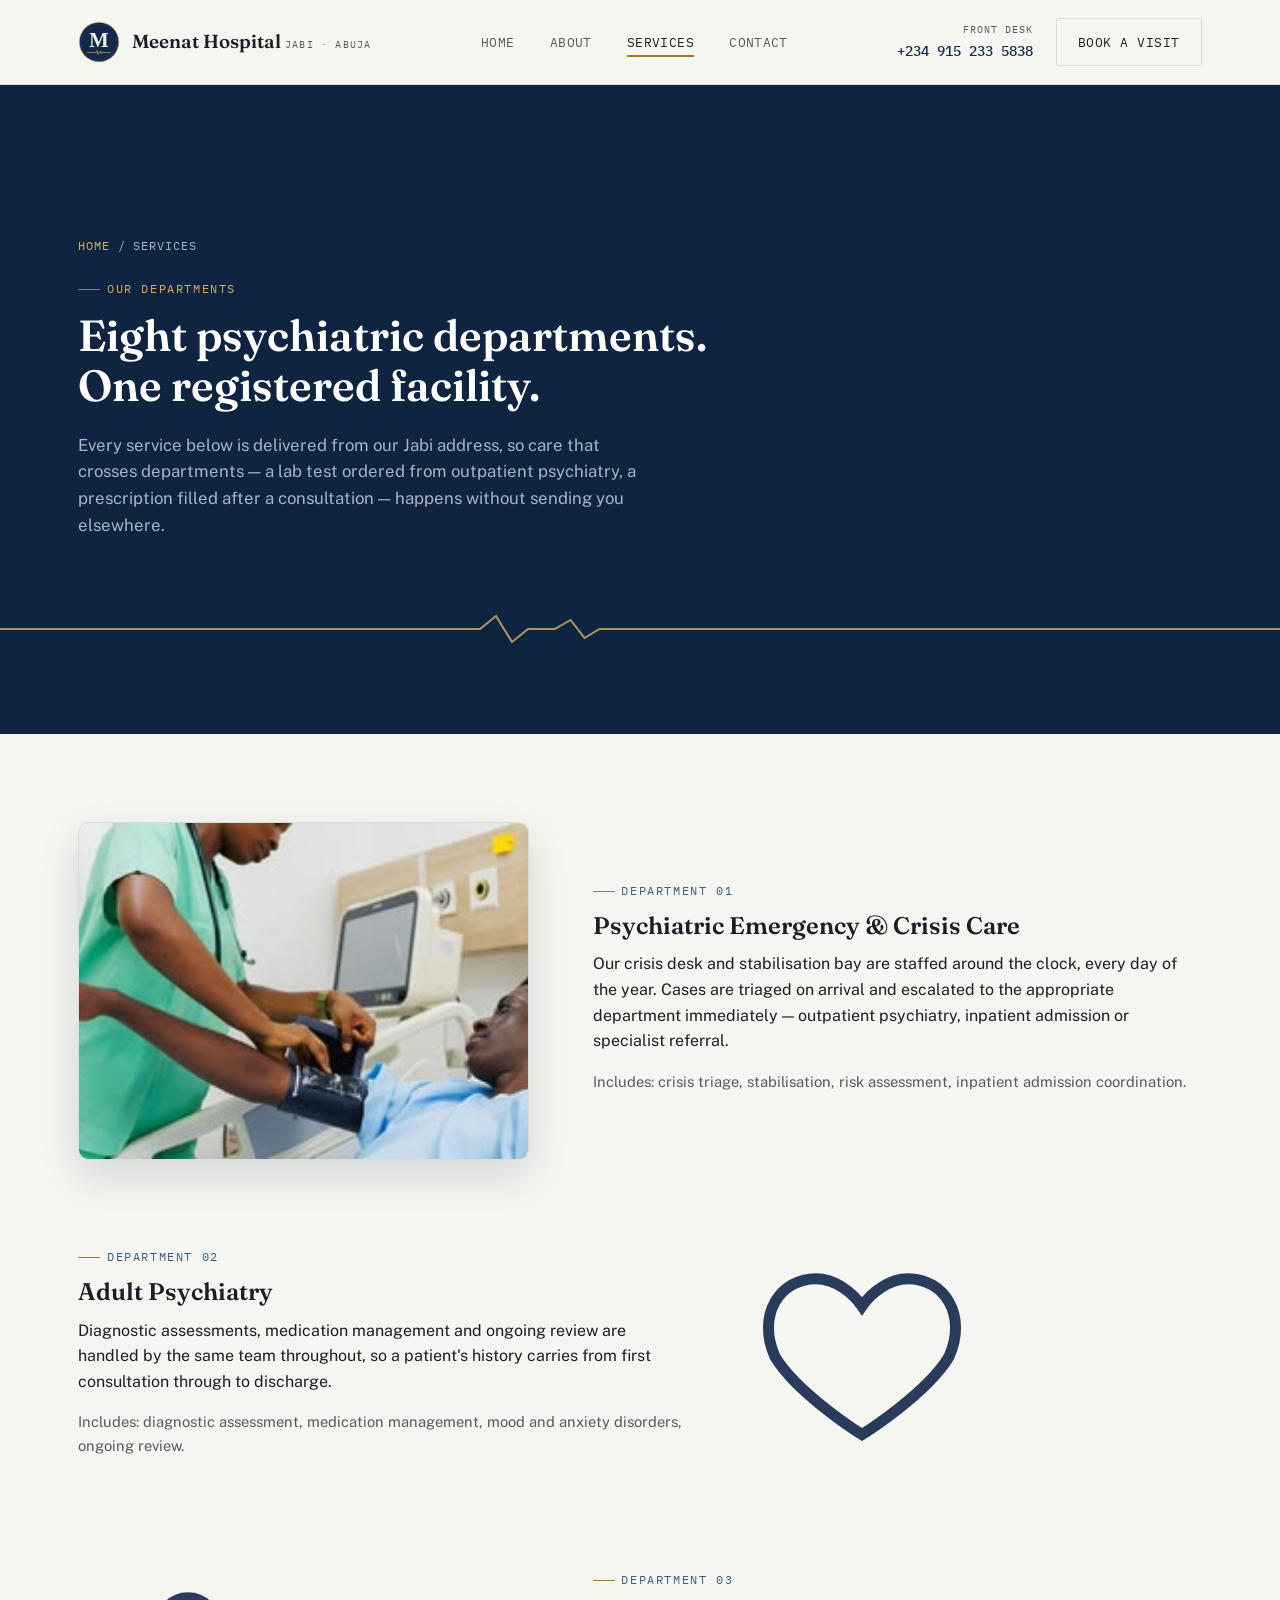
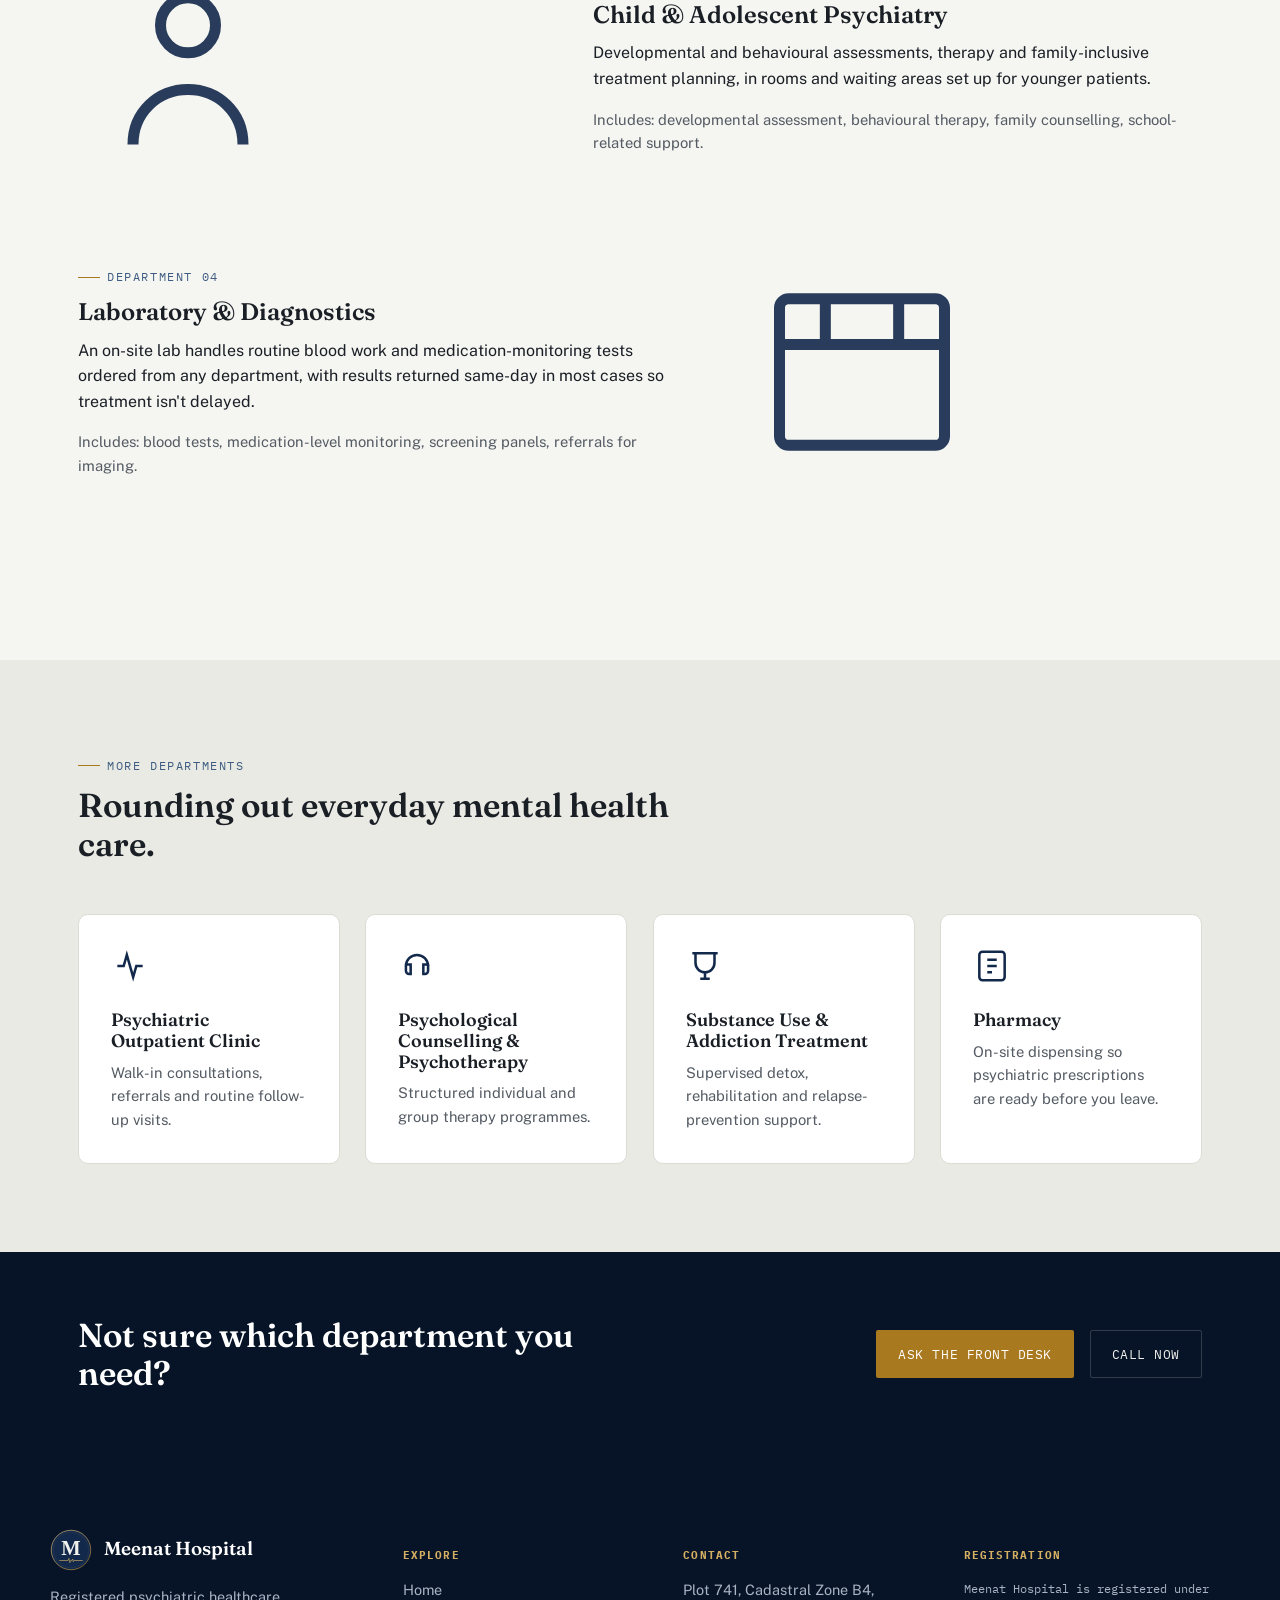
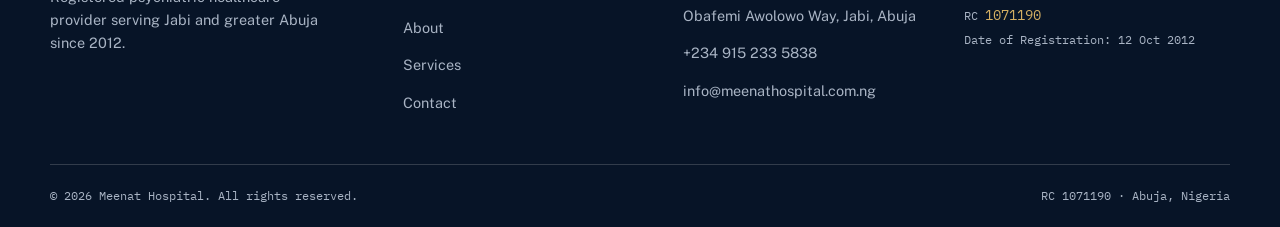
<file: services.html>
<!DOCTYPE html>
<html lang="en">
<head>
<meta charset="UTF-8">
<meta name="viewport" content="width=device-width, initial-scale=1.0">
<title>Psychiatric Services — Meenat Hospital, Jabi Abuja</title>
<meta name="description" content="Explore Meenat Hospital's psychiatric departments: crisis care, adult and child psychiatry, addiction treatment, counselling, laboratory and pharmacy services.">
<link rel="preconnect" href="https://fonts.googleapis.com">
<link rel="preconnect" href="https://fonts.gstatic.com" crossorigin>
<link href="https://fonts.googleapis.com/css2?family=Fraunces:opsz,wght@9..144,500;9..144,600;9..144,700&family=Public+Sans:wght@400;500;600&family=IBM+Plex+Mono:wght@400;500&display=swap" rel="stylesheet">
<link rel="icon" type="image/svg+xml" href="assets/favicon.svg">
<link rel="stylesheet" href="css/style.css">
</head>
<body>

<header class="site-header">
  <div class="container">
    <a href="index.html" class="brand">
      <img src="assets/logo-mark.svg" alt="Meenat Hospital emblem" class="brand-mark">
      <span class="brand-text">
        <span class="brand-name">Meenat Hospital</span>
        <span class="brand-sub">Jabi · Abuja</span>
      </span>
    </a>
    <nav class="main-nav" id="main-nav">
      <ul>
        <li><a href="index.html">Home</a></li>
        <li><a href="about.html">About</a></li>
        <li><a href="services.html" aria-current="page">Services</a></li>
        <li><a href="contact.html">Contact</a></li>
      </ul>
    </nav>
    <div class="header-actions">
      <div class="header-phone">
        <span class="label">Front Desk</span>
        <span class="value">+234 915 233 5838</span>
      </div>
      <a href="contact.html" class="btn btn-outline light">Book a Visit</a>
      <button class="nav-toggle" aria-label="Toggle menu" aria-expanded="false" aria-controls="main-nav">
        <span></span><span></span><span></span>
      </button>
    </div>
  </div>
</header>

<section class="page-hero">
  <div class="container">
    <div class="breadcrumb"><a href="index.html">Home</a> / Services</div>
    <span class="eyebrow on-deep">Our Departments</span>
    <h1>Eight psychiatric departments. One registered facility.</h1>
    <p>Every service below is delivered from our Jabi address, so care that crosses departments — a lab test ordered from outpatient psychiatry, a prescription filled after a consultation — happens without sending you elsewhere.</p>
  </div>
  <div class="ecg-divider on-deep"><svg viewBox="0 0 1200 34" preserveAspectRatio="none"><path d="M0 17 H420 L450 17 L465 4 L480 30 L495 17 L520 17 L535 8 L548 26 L562 17 H1200" fill="none" stroke="currentColor" stroke-width="2"/></svg></div>
</section>

<!-- ============ SERVICES DETAIL LIST ============ -->
<section>
  <div class="container">

    <div class="split" style="margin-bottom:5rem;">
      <div class="split-visual">
        <div class="photo-frame" style="aspect-ratio:4/3;">
          <img src="assets/images/bp-check-ward.jpg" alt="Clinical staff checking a patient's vitals on the ward">
        </div>
      </div>
      <div class="split-content">
        <span class="eyebrow">Department 01</span>
        <h2>Psychiatric Emergency &amp; Crisis Care</h2>
        <p>Our crisis desk and stabilisation bay are staffed around the clock, every day of the year. Cases are triaged on arrival and escalated to the appropriate department immediately — outpatient psychiatry, inpatient admission or specialist referral.</p>
        <p style="color:var(--ink-soft); font-size:.92rem;">Includes: crisis triage, stabilisation, risk assessment, inpatient admission coordination.</p>
      </div>
    </div>

    <div class="split reverse" style="margin-bottom:5rem;">
      <div class="split-content">
        <span class="eyebrow">Department 02</span>
        <h2>Adult Psychiatry</h2>
        <p>Diagnostic assessments, medication management and ongoing review are handled by the same team throughout, so a patient's history carries from first consultation through to discharge.</p>
        <p style="color:var(--ink-soft); font-size:.92rem;">Includes: diagnostic assessment, medication management, mood and anxiety disorders, ongoing review.</p>
      </div>
      <div class="split-visual">
        <svg viewBox="0 0 24 24" fill="none" stroke="var(--primary)" stroke-width="1.2" style="width:100%; max-width:220px; opacity:.9;"><path d="M12 21s-7-4.35-9.5-8.5C.5 8 3 4 7 4c2 0 4 1.5 5 3 1-1.5 3-3 5-3 4 0 6.5 4 4.5 8.5C19 16.65 12 21 12 21Z"/></svg>
      </div>
    </div>

    <div class="split" style="margin-bottom:5rem;">
      <div class="split-visual">
        <svg viewBox="0 0 24 24" fill="none" stroke="var(--primary)" stroke-width="1.2" style="width:100%; max-width:220px; opacity:.9;"><circle cx="12" cy="8" r="3"/><path d="M6 21c0-3.5 2.7-6 6-6s6 2.5 6 6"/></svg>
      </div>
      <div class="split-content">
        <span class="eyebrow">Department 03</span>
        <h2>Child &amp; Adolescent Psychiatry</h2>
        <p>Developmental and behavioural assessments, therapy and family-inclusive treatment planning, in rooms and waiting areas set up for younger patients.</p>
        <p style="color:var(--ink-soft); font-size:.92rem;">Includes: developmental assessment, behavioural therapy, family counselling, school-related support.</p>
      </div>
    </div>

    <div class="split reverse" style="margin-bottom:5rem;">
      <div class="split-content">
        <span class="eyebrow">Department 04</span>
        <h2>Laboratory &amp; Diagnostics</h2>
        <p>An on-site lab handles routine blood work and medication-monitoring tests ordered from any department, with results returned same-day in most cases so treatment isn't delayed.</p>
        <p style="color:var(--ink-soft); font-size:.92rem;">Includes: blood tests, medication-level monitoring, screening panels, referrals for imaging.</p>
      </div>
      <div class="split-visual">
        <svg viewBox="0 0 24 24" fill="none" stroke="var(--primary)" stroke-width="1.2" style="width:100%; max-width:220px; opacity:.9;"><rect x="3" y="4" width="18" height="16" rx="1"/><path d="M3 9h18M8 4v5M16 4v5"/></svg>
      </div>
    </div>

  </div>
</section>

<!-- ============ REMAINING SERVICES GRID ============ -->
<section class="section-alt">
  <div class="container">
    <div class="section-head">
      <span class="eyebrow">More Departments</span>
      <h2>Rounding out everyday mental health care.</h2>
    </div>
    <div class="grid grid-4">
      <div class="card">
        <svg class="ic" viewBox="0 0 24 24" fill="none" stroke="currentColor" stroke-width="1.6"><path d="M4 12h4l2-7 4 14 2-7h4"/></svg>
        <h3>Psychiatric Outpatient Clinic</h3>
        <p>Walk-in consultations, referrals and routine follow-up visits.</p>
      </div>
      <div class="card">
        <svg class="ic" viewBox="0 0 24 24" fill="none" stroke="currentColor" stroke-width="1.6"><path d="M5 12a7 7 0 0 1 14 0M5 12v3a2 2 0 0 0 2 2h1v-6H6a1 1 0 0 0-1 1Z"/><path d="M19 12v3a2 2 0 0 1-2 2h-1v-6h2a1 1 0 0 1 1 1Z"/></svg>
        <h3>Psychological Counselling &amp; Psychotherapy</h3>
        <p>Structured individual and group therapy programmes.</p>
      </div>
      <div class="card">
        <svg class="ic" viewBox="0 0 24 24" fill="none" stroke="currentColor" stroke-width="1.6"><path d="M4 4h16M6 4v6a6 6 0 0 0 12 0V4M9 20h6M12 16v4"/></svg>
        <h3>Substance Use &amp; Addiction Treatment</h3>
        <p>Supervised detox, rehabilitation and relapse-prevention support.</p>
      </div>
      <div class="card">
        <svg class="ic" viewBox="0 0 24 24" fill="none" stroke="currentColor" stroke-width="1.6"><rect x="4" y="3" width="16" height="18" rx="2"/><path d="M9 8h6M9 12h6M9 16h3"/></svg>
        <h3>Pharmacy</h3>
        <p>On-site dispensing so psychiatric prescriptions are ready before you leave.</p>
      </div>
    </div>
  </div>
</section>

<section class="cta-band" style="padding:0;">
  <div class="container">
    <h2>Not sure which department you need?</h2>
    <div class="cta-band-actions">
      <a href="contact.html" class="btn btn-primary">Ask the Front Desk</a>
      <a href="tel:+2349152335838" class="btn btn-outline">Call Now</a>
    </div>
  </div>
</section>

<footer class="site-footer">
  <div class="container footer-top">
    <div class="footer-brand">
      <a href="index.html" class="brand"><img src="assets/logo-mark.svg" alt="Meenat Hospital emblem" class="brand-mark"><span class="brand-text"><span class="brand-name">Meenat Hospital</span></span></a>
      <p>Registered psychiatric healthcare provider serving Jabi and greater Abuja since 2012.</p>
    </div>
    <div class="footer-col">
      <h5>Explore</h5>
      <ul>
        <li><a href="index.html">Home</a></li>
        <li><a href="about.html">About</a></li>
        <li><a href="services.html">Services</a></li>
        <li><a href="contact.html">Contact</a></li>
      </ul>
    </div>
    <div class="footer-col">
      <h5>Contact</h5>
      <ul>
        <li><span>Plot 741, Cadastral Zone B4,<br>Obafemi Awolowo Way, Jabi, Abuja</span></li>
        <li><a href="tel:+2349152335838">+234 915 233 5838</a></li>
        <li><a href="mailto:info@meenathospital.com.ng">info@meenathospital.com.ng</a></li>
      </ul>
    </div>
    <div class="footer-col">
      <h5>Registration</h5>
      <p class="footer-seal">Meenat Hospital is registered under<br>RC <span class="rc">1071190</span><br>Date of Registration: 12 Oct 2012</p>
    </div>
  </div>
  <div class="container footer-bottom">
    <span>© 2026 Meenat Hospital. All rights reserved.</span>
    <span>RC 1071190 · Abuja, Nigeria</span>
  </div>
</footer>

<script src="js/main.js"></script>
</body>
</html>
</file>
<file: css/style.css>
/* ============================================================
   MEENAT HOSPITAL — Design tokens
   Display: Fraunces / Body: Public Sans / Utility: IBM Plex Mono
   ============================================================ */

:root{
  --bg:            #F5F5F1;
  --bg-panel:      #FFFFFF;
  --bg-alt:        #E9EAE3;
  --bg-deep:       #0F2440;
  --bg-deeper:     #071427;

  --ink:           #1A1F26;
  --ink-soft:      #545B63;
  --ink-on-deep:   #F0F1EC;
  --ink-on-deep-soft: #A9B4C4;

  --primary:       #13294B;
  --primary-light: #3E5C82;
  --accent:        #A9791F;
  --accent-deep:   #8B611A;
  --gold:          #D4AF63;

  --line:          #DBDCD4;
  --line-on-deep:  rgba(240,241,236,0.18);

  --font-display:  'Fraunces', Georgia, 'Times New Roman', serif;
  --font-body:     'Public Sans', -apple-system, BlinkMacSystemFont, 'Segoe UI', sans-serif;
  --font-mono:     'IBM Plex Mono', 'Courier New', monospace;

  --radius-sm: 4px;
  --radius-md: 10px;
  --container: 1180px;
}

*, *::before, *::after{ box-sizing:border-box; }
html{ scroll-behavior:smooth; }
body{
  margin:0;
  background:var(--bg);
  color:var(--ink);
  font-family:var(--font-body);
  font-size:16px;
  line-height:1.6;
  -webkit-font-smoothing:antialiased;
}
img{ max-width:100%; display:block; }
a{ color:inherit; text-decoration:none; }
ul{ margin:0; padding:0; list-style:none; }
h1,h2,h3,h4{ font-family:var(--font-display); margin:0 0 .5em; font-weight:600; line-height:1.15; color:var(--ink); }
p{ margin:0 0 1em; }
.container{ max-width:var(--container); margin:0 auto; padding:0 28px; }

:focus-visible{ outline:3px solid var(--accent); outline-offset:3px; }

@media (prefers-reduced-motion: reduce){
  *{ animation-duration:.001ms !important; animation-iteration-count:1 !important; transition-duration:.001ms !important; scroll-behavior:auto !important; }
}

/* -------------------- Eyebrow / mono labels -------------------- */
.eyebrow{
  font-family:var(--font-mono);
  font-size:.72rem;
  letter-spacing:.14em;
  text-transform:uppercase;
  color:var(--primary-light);
  display:inline-flex;
  align-items:center;
  gap:.6em;
  margin-bottom:1em;
}
.eyebrow::before{
  content:"";
  width:22px; height:1px;
  background:var(--accent);
  display:inline-block;
}
.eyebrow.on-deep{ color:var(--gold); }

/* -------------------- Buttons -------------------- */
.btn{
  display:inline-flex;
  align-items:center;
  gap:.6em;
  font-family:var(--font-mono);
  font-size:.82rem;
  letter-spacing:.04em;
  text-transform:uppercase;
  padding:.95em 1.6em;
  border-radius:2px;
  border:1px solid transparent;
  cursor:pointer;
  transition:transform .15s ease, background .15s ease, color .15s ease, border-color .15s ease;
}
.btn-primary{ background:var(--accent); color:#fff; }
.btn-primary:hover{ background:var(--accent-deep); transform:translateY(-1px); }
.btn-outline{ background:transparent; border-color:var(--line-on-deep); color:var(--ink-on-deep); }
.btn-outline:hover{ border-color:var(--gold); color:var(--gold); }
.btn-outline.light{ border-color:var(--line); color:var(--ink); }
.btn-outline.light:hover{ border-color:var(--primary); color:var(--primary); }

/* ============================================================
   HEADER
   ============================================================ */
.site-header{
  position:sticky; top:0; z-index:50;
  background:rgba(245,246,239,0.92);
  backdrop-filter:blur(8px);
  border-bottom:1px solid var(--line);
}
.site-header .container{
  display:flex; align-items:center; justify-content:space-between;
  height:84px;
}
.brand{ display:flex; align-items:center; gap:12px; }
.brand-mark{
  width:42px; height:42px; border-radius:50%;
  display:block;
  flex-shrink:0;
}
.brand-text{ line-height:1.1; }
.brand-name{ font-family:var(--font-display); font-weight:600; font-size:1.18rem; color:var(--ink); }
.brand-sub{ font-family:var(--font-mono); font-size:.63rem; letter-spacing:.12em; text-transform:uppercase; color:var(--ink-soft); }

.main-nav ul{ display:flex; gap:2.2rem; align-items:center; }
.main-nav a{
  font-family:var(--font-mono); font-size:.8rem; letter-spacing:.03em; text-transform:uppercase;
  color:var(--ink-soft);
  position:relative;
  padding:6px 0;
}
.main-nav a::after{
  content:""; position:absolute; left:0; bottom:0; height:2px; width:0;
  background:var(--accent); transition:width .2s ease;
}
.main-nav a:hover, .main-nav a[aria-current="page"]{ color:var(--ink); }
.main-nav a:hover::after, .main-nav a[aria-current="page"]::after{ width:100%; }

.header-actions{ display:flex; align-items:center; gap:1.4rem; }
.header-phone{ display:flex; flex-direction:column; text-align:right; }
.header-phone .label{ font-family:var(--font-mono); font-size:.63rem; letter-spacing:.1em; text-transform:uppercase; color:var(--ink-soft); }
.header-phone .value{ font-family:var(--font-mono); font-size:.9rem; color:var(--primary); font-weight:500; }

.nav-toggle{
  display:none; background:none; border:none; cursor:pointer;
  width:38px; height:38px; padding:8px; flex-direction:column; justify-content:space-between;
}
.nav-toggle span{ display:block; height:2px; background:var(--ink); border-radius:2px; }

@media (max-width: 900px){
  .main-nav{
    position:fixed; inset:84px 0 0 0; background:var(--bg);
    transform:translateX(100%); transition:transform .25s ease;
    overflow-y:auto; border-top:1px solid var(--line);
  }
  .main-nav.open{ transform:translateX(0); }
  .main-nav ul{ flex-direction:column; align-items:flex-start; gap:0; padding:24px 28px; }
  .main-nav li{ width:100%; border-bottom:1px solid var(--line); }
  .main-nav a{ display:block; padding:18px 0; font-size:.95rem; }
  .header-phone{ display:none; }
  .nav-toggle{ display:flex; }
}

/* ============================================================
   ECG DIVIDER — signature motif
   ============================================================ */
.ecg-divider{
  width:100%; height:34px; overflow:hidden;
  color:var(--accent);
}
.ecg-divider svg{ width:100%; height:100%; display:block; }
.ecg-divider.on-deep{ color:var(--gold); opacity:.8; }

/* ============================================================
   HERO
   ============================================================ */
.hero{
  background:var(--bg-deep);
  color:var(--ink-on-deep);
  position:relative;
  overflow:hidden;
}
.hero .container{
  display:grid; grid-template-columns:1.1fr .9fr; gap:64px; align-items:center;
  padding-top:88px; padding-bottom:72px;
}
.hero h1{
  color:#fff; font-size:clamp(2.3rem, 4vw, 3.4rem); letter-spacing:-.01em;
}
.hero h1 em{ color:var(--gold); font-style:normal; }
.hero-lede{ font-size:1.08rem; color:var(--ink-on-deep-soft); max-width:46ch; margin-bottom:2em;}
.hero-actions{ display:flex; gap:1rem; flex-wrap:wrap; margin-bottom:2.6em; }

.hero-meta{ display:flex; gap:2.4rem; flex-wrap:wrap; }
.hero-meta div{ font-family:var(--font-mono); }
.hero-meta .n{ font-size:1.5rem; color:#fff; display:block; }
.hero-meta .l{ font-size:.68rem; letter-spacing:.08em; text-transform:uppercase; color:var(--ink-on-deep-soft); }

/* Seal badge — signature element */
.seal{
  width:230px; height:230px;
  border:1px solid var(--line-on-deep);
  border-radius:50%;
  display:flex; align-items:center; justify-content:center;
  position:relative;
  margin-left:auto;
  flex-shrink:0;
}
.seal::before{
  content:"";
  position:absolute; inset:12px;
  border:1px dashed rgba(212,175,99,0.55);
  border-radius:50%;
}
.seal-inner{
  text-align:center; font-family:var(--font-mono); color:var(--gold);
  padding:0 22px;
}
.seal-inner .top{ font-size:.6rem; letter-spacing:.14em; text-transform:uppercase; display:block; margin-bottom:.6em; color:var(--ink-on-deep-soft); }
.seal-inner .rc{ font-size:1.3rem; color:#fff; display:block; letter-spacing:.02em; margin-bottom:.5em; }
.seal-inner .date{ font-size:.68rem; letter-spacing:.06em; display:block; color:var(--ink-on-deep-soft); }
.seal-inner .rule{ width:34px; height:1px; background:var(--gold); margin:.6em auto; opacity:.6; }

.hero-illustration{ position:relative; }

/* Hero photo frame with overlapping registration seal */
.hero-photo-frame{
  width:100%; max-width:360px; margin-left:auto;
  aspect-ratio:4/5; overflow:hidden;
  border-radius:var(--radius-md);
  border:1px solid var(--line-on-deep);
  box-shadow:0 24px 60px rgba(0,0,0,.4);
  position:relative;
}
.hero-photo-frame img{ width:100%; height:100%; object-fit:cover; display:block; }
.hero-illustration .seal{
  position:absolute; right:-34px; bottom:-34px;
  background:var(--bg-deep);
  box-shadow:0 14px 34px rgba(0,0,0,.45);
}

/* Generic photo frame used on interior pages */
.photo-frame{
  border-radius:var(--radius-md);
  overflow:hidden;
  border:1px solid var(--line);
  box-shadow:0 16px 40px rgba(15,36,64,.14);
}
.photo-frame img{ width:100%; height:100%; object-fit:cover; display:block; }

@media (max-width:960px){
  .hero .container{ grid-template-columns:1fr; padding-top:56px; padding-bottom:48px; gap:40px; }
  .hero-photo-frame{ max-width:280px; margin:0 auto; }
  .hero-illustration .seal{ width:170px; height:170px; right:-16px; bottom:-40px; }
  .seal{ margin:0 auto; width:190px; height:190px; }
  .hero-meta{ gap:1.6rem; }
}

/* Page hero (interior pages, shorter) */
.page-hero{
  background:var(--bg-deep); color:var(--ink-on-deep);
}
.page-hero .container{ padding:64px 28px 56px; }
.page-hero h1{ color:#fff; font-size:clamp(2rem,3.4vw,2.8rem); max-width:22ch; }
.page-hero p{ color:var(--ink-on-deep-soft); max-width:58ch; font-size:1.05rem; }
.breadcrumb{ font-family:var(--font-mono); font-size:.72rem; letter-spacing:.08em; text-transform:uppercase; color:var(--ink-on-deep-soft); margin-bottom:1.4em; }
.breadcrumb a{ color:var(--gold); }
.breadcrumb a:hover{ text-decoration:underline; }

/* ============================================================
   SECTIONS — general
   ============================================================ */
section{ padding:88px 0; }
.section-alt{ background:var(--bg-alt); }
.section-head{ max-width:640px; margin-bottom:3.2rem; }
.section-head h2{ font-size:clamp(1.7rem,2.6vw,2.3rem); }
.section-head p{ color:var(--ink-soft); font-size:1.05rem; }
.section-head.center{ margin-left:auto; margin-right:auto; text-align:center; }

@media (max-width:700px){
  section{ padding:56px 0; }
}

/* -------------------- Stat / quick-service strip -------------------- */
.strip{
  display:grid; grid-template-columns:repeat(4,1fr); gap:1px;
  background:var(--line); border:1px solid var(--line);
}
.strip-item{
  background:var(--bg-panel); padding:2rem 1.6rem;
}
.strip-item .ic{ width:34px; height:34px; color:var(--accent); margin-bottom:1em; }
.strip-item h4{ font-size:1.02rem; margin-bottom:.35em; }
.strip-item p{ font-size:.88rem; color:var(--ink-soft); margin:0; }
@media (max-width:900px){ .strip{ grid-template-columns:repeat(2,1fr); } }
@media (max-width:520px){ .strip{ grid-template-columns:1fr; } }

/* -------------------- About preview / split -------------------- */
.split{ display:grid; grid-template-columns:.85fr 1.15fr; gap:64px; align-items:center; }
.split.reverse{ grid-template-columns:1.15fr .85fr; }
.split.reverse .split-visual{ order:2; }
@media (max-width:900px){
  .split, .split.reverse{ grid-template-columns:1fr; gap:40px; }
  .split.reverse .split-visual{ order:0; }
}

.plaque{
  background:var(--bg-panel); border:1px solid var(--line); border-radius:var(--radius-md);
  padding:2.2rem; position:relative;
}
.plaque .row{ display:flex; justify-content:space-between; padding:.85em 0; border-bottom:1px solid var(--line); font-family:var(--font-mono); font-size:.86rem; }
.plaque .row:last-child{ border-bottom:none; }
.plaque .row .k{ color:var(--ink-soft); text-transform:uppercase; letter-spacing:.06em; font-size:.72rem; }
.plaque .row .v{ color:var(--ink); font-weight:500; text-align:right; }

/* -------------------- Cards: services / values -------------------- */
.grid{ display:grid; gap:1.6rem; }
.grid-3{ grid-template-columns:repeat(3,1fr); }
.grid-4{ grid-template-columns:repeat(4,1fr); }
@media (max-width:900px){ .grid-3,.grid-4{ grid-template-columns:repeat(2,1fr); } }
@media (max-width:560px){ .grid-3,.grid-4{ grid-template-columns:1fr; } }

.card{
  background:var(--bg-panel); border:1px solid var(--line); border-radius:var(--radius-md);
  padding:2rem; transition:border-color .2s ease, transform .2s ease;
}
.card:hover{ border-color:var(--primary-light); transform:translateY(-3px); }
.card .ic{ width:38px; height:38px; color:var(--primary); margin-bottom:1.1em; }
.card h3{ font-size:1.12rem; margin-bottom:.5em; }
.card p{ color:var(--ink-soft); font-size:.92rem; margin:0; }
.card .tag{ font-family:var(--font-mono); font-size:.65rem; letter-spacing:.1em; text-transform:uppercase; color:var(--accent); display:block; margin-bottom:.9em; }

/* -------------------- Timeline (about) -------------------- */
.timeline{ border-left:1px solid var(--line); padding-left:2.4rem; display:flex; flex-direction:column; gap:2.4rem; }
.timeline-item{ position:relative; }
.timeline-item::before{
  content:""; position:absolute; left:-2.55rem; top:.3rem;
  width:10px; height:10px; border-radius:50%; background:var(--accent); border:2px solid var(--bg);
  box-shadow:0 0 0 1px var(--accent);
}
.timeline-item .yr{ font-family:var(--font-mono); font-size:.8rem; color:var(--primary-light); letter-spacing:.06em; }
.timeline-item h4{ margin:.35em 0 .35em; font-size:1.08rem; }
.timeline-item p{ color:var(--ink-soft); margin:0; max-width:56ch; }

/* -------------------- Values grid -------------------- */
.value{ display:flex; gap:1.2rem; }
.value .num{ font-family:var(--font-mono); font-size:.85rem; color:var(--accent); flex-shrink:0; padding-top:.2em; }
.value h4{ font-size:1.02rem; margin-bottom:.35em; }
.value p{ color:var(--ink-soft); font-size:.92rem; margin:0; }

/* -------------------- CTA band -------------------- */
.cta-band{
  background:var(--bg-deeper); color:var(--ink-on-deep);
}
.cta-band .container{ padding:64px 28px; display:flex; align-items:center; justify-content:space-between; gap:2rem; flex-wrap:wrap; }
.cta-band h2{ color:#fff; font-size:clamp(1.5rem,2.6vw,2.1rem); margin:0; max-width:26ch; }
.cta-band-actions{ display:flex; gap:1rem; flex-wrap:wrap; }

/* ============================================================
   CONTACT PAGE
   ============================================================ */
.contact-grid{ display:grid; grid-template-columns:.9fr 1.1fr; gap:64px; }
@media (max-width:900px){ .contact-grid{ grid-template-columns:1fr; } }

.info-list{ display:flex; flex-direction:column; gap:1.8rem; }
.info-item{ display:flex; gap:1.1rem; }
.info-item .ic{ width:26px; height:26px; color:var(--accent); flex-shrink:0; margin-top:.15em; }
.info-item .k{ font-family:var(--font-mono); font-size:.68rem; letter-spacing:.1em; text-transform:uppercase; color:var(--ink-soft); margin-bottom:.3em; display:block; }
.info-item .v{ font-size:1.02rem; }
.info-item .v small{ display:block; color:var(--ink-soft); font-size:.82rem; margin-top:.2em; }

.map-frame{
  border:1px solid var(--line); border-radius:var(--radius-md); overflow:hidden;
  height:280px; margin-top:2rem;
}
.map-frame iframe{ width:100%; height:100%; border:0; filter:grayscale(0.15) contrast(1.02); }

.form-panel{ background:var(--bg-panel); border:1px solid var(--line); border-radius:var(--radius-md); padding:2.4rem; }
.form-row{ display:grid; grid-template-columns:1fr 1fr; gap:1.2rem; }
@media (max-width:520px){ .form-row{ grid-template-columns:1fr; } }
.field{ margin-bottom:1.3rem; }
.field label{ display:block; font-family:var(--font-mono); font-size:.7rem; letter-spacing:.08em; text-transform:uppercase; color:var(--ink-soft); margin-bottom:.55em; }
.field input, .field select, .field textarea{
  width:100%; padding:.85em 1em; border:1px solid var(--line); border-radius:4px;
  background:var(--bg); font-family:var(--font-body); font-size:.95rem; color:var(--ink);
}
.field textarea{ resize:vertical; min-height:120px; }
.field input:focus, .field select:focus, .field textarea:focus{ outline:none; border-color:var(--primary); background:#fff; }
.form-note{ font-size:.82rem; color:var(--ink-soft); margin-top:1rem; }

.hours-table{ width:100%; border-collapse:collapse; margin-top:.5rem; }
.hours-table tr{ border-bottom:1px solid var(--line); }
.hours-table tr:last-child{ border-bottom:none; }
.hours-table td{ padding:.7em 0; font-size:.92rem; }
.hours-table td:first-child{ color:var(--ink-soft); font-family:var(--font-mono); font-size:.78rem; text-transform:uppercase; letter-spacing:.05em; }
.hours-table td:last-child{ text-align:right; font-weight:500; }
.hours-table tr.now td{ color:var(--primary); font-weight:600; }

/* ============================================================
   FOOTER
   ============================================================ */
.site-footer{ background:var(--bg-deeper); color:var(--ink-on-deep-soft); }
.footer-top{ padding:72px 0 48px; display:grid; grid-template-columns:1.3fr 1fr 1fr 1.1fr; gap:2.4rem; }
@media (max-width:900px){ .footer-top{ grid-template-columns:1fr 1fr; } }
@media (max-width:560px){ .footer-top{ grid-template-columns:1fr; } }
.footer-brand .brand-name{ color:#fff; }
.footer-brand p{ max-width:32ch; margin-top:1em; font-size:.9rem; }
.footer-col h5{ font-family:var(--font-mono); font-size:.68rem; letter-spacing:.1em; text-transform:uppercase; color:var(--gold); margin-bottom:1.2em; }
.footer-col ul{ display:flex; flex-direction:column; gap:.75em; }
.footer-col a, .footer-col span{ font-size:.9rem; }
.footer-col a:hover{ color:#fff; }
.footer-seal{ font-family:var(--font-mono); font-size:.78rem; line-height:1.9; }
.footer-seal .rc{ color:var(--gold); }
.footer-bottom{
  border-top:1px solid var(--line-on-deep); padding:22px 0; font-family:var(--font-mono); font-size:.72rem;
  display:flex; justify-content:space-between; flex-wrap:wrap; gap:.8rem; color:var(--ink-on-deep-soft);
}

/* -------------------- Utility -------------------- */
.center{ text-align:center; }
.mt-0{ margin-top:0; }
</file>
